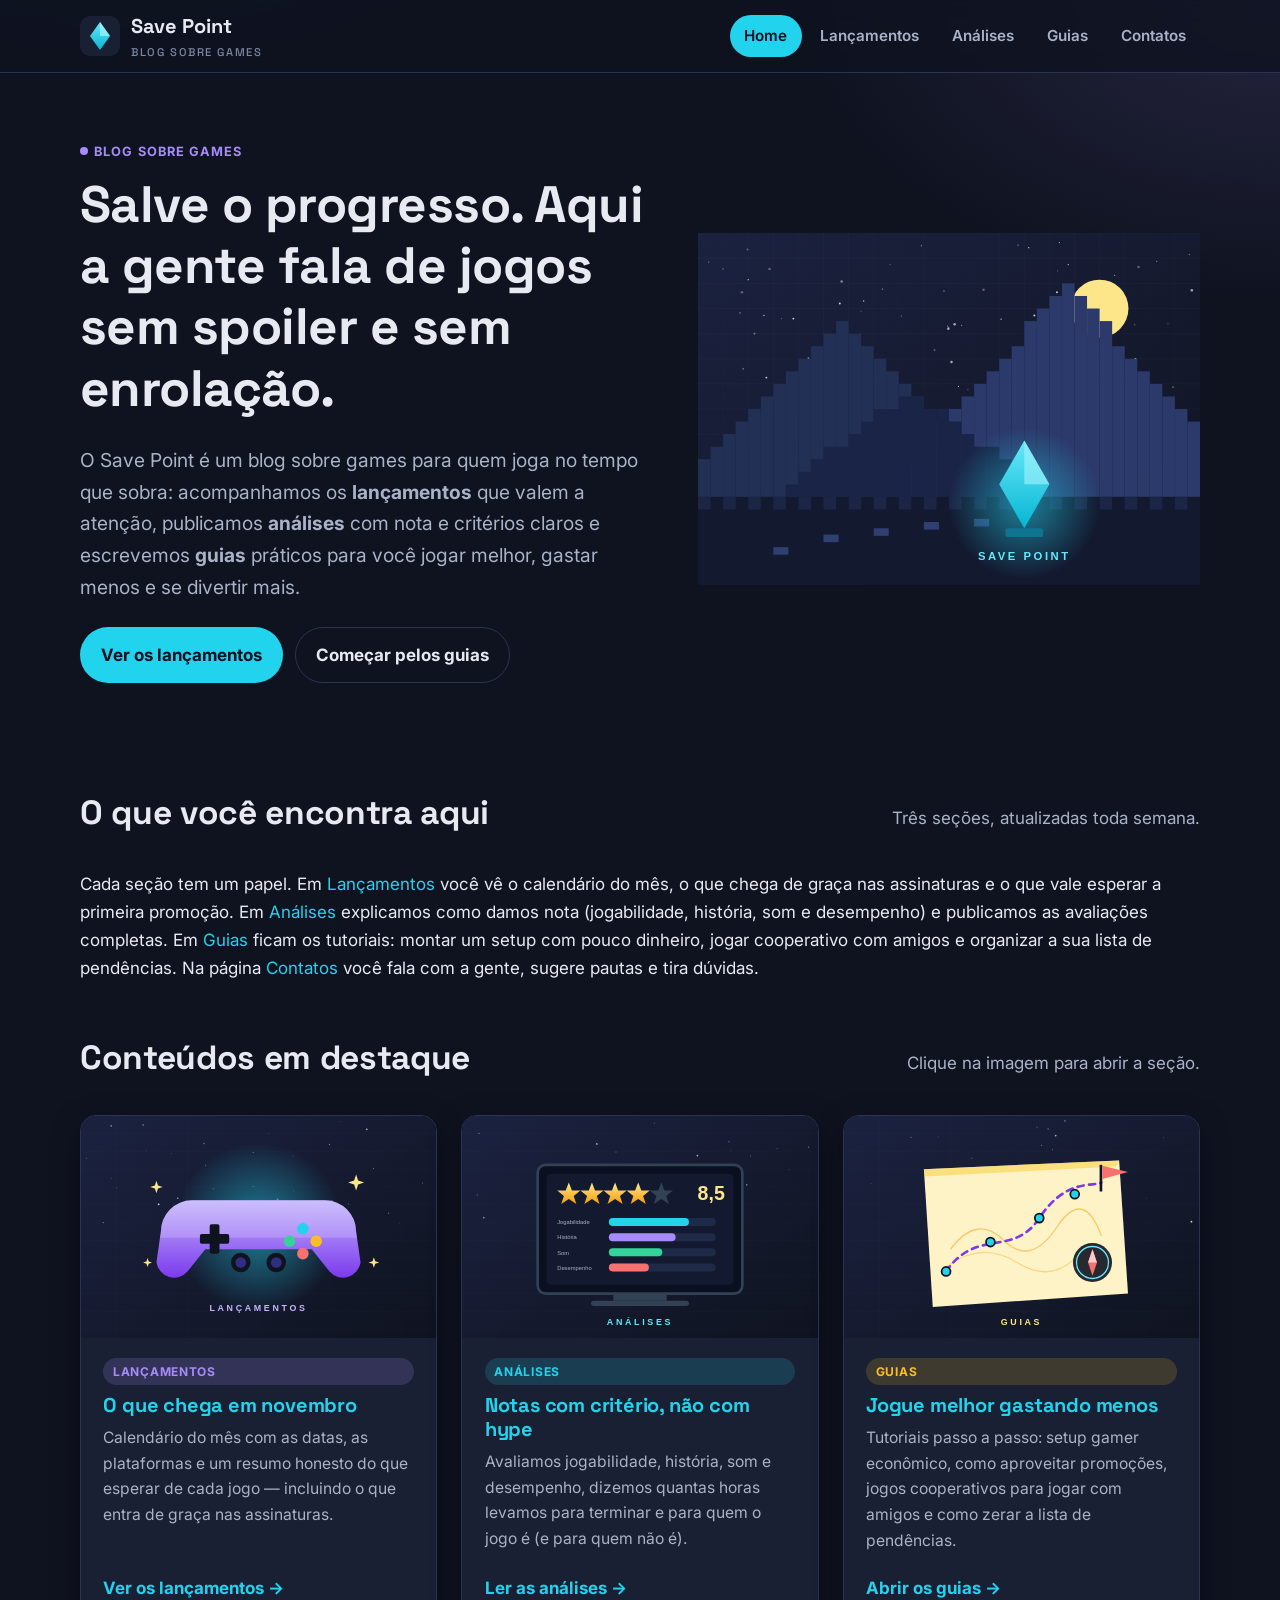
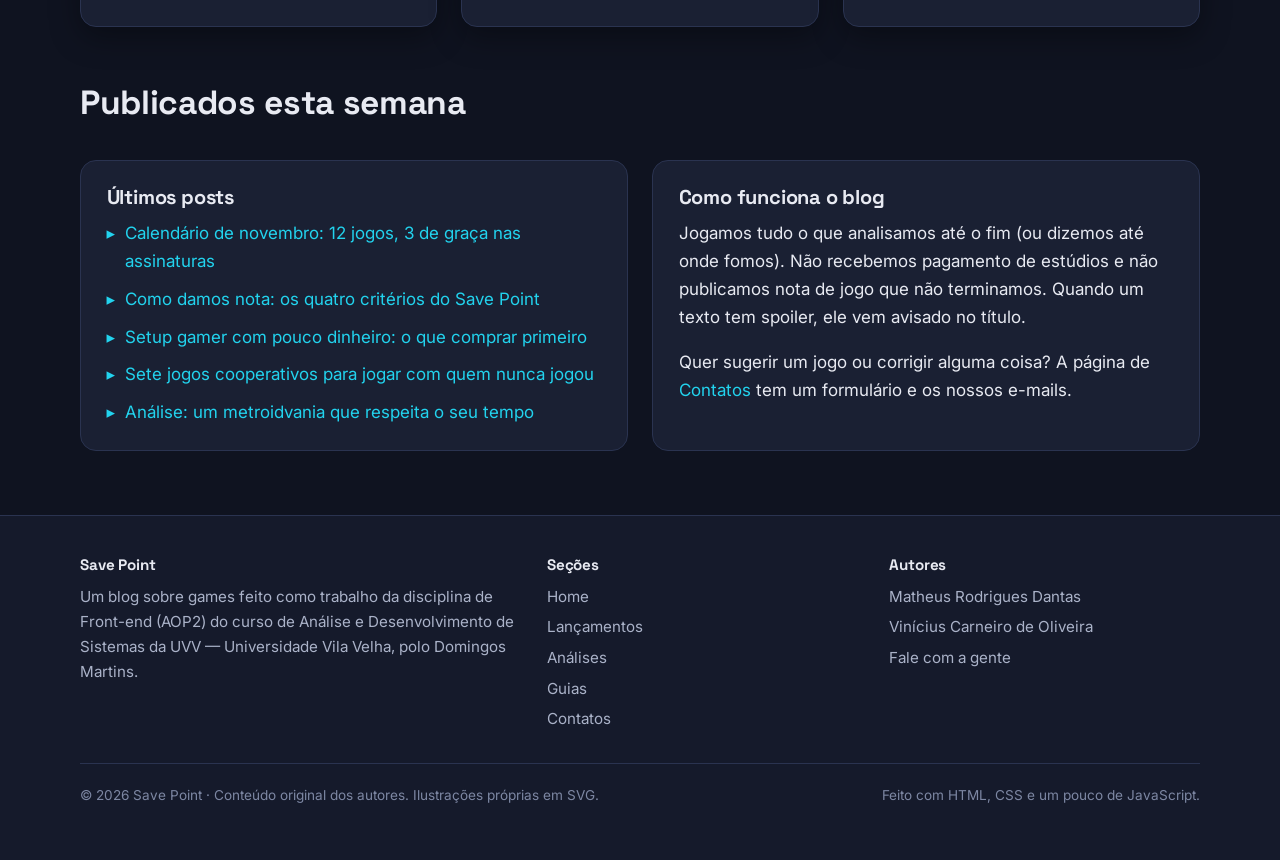
<file: index.html>
<!DOCTYPE html>
<!-- Feito por Teteu 🤓 e Vinícius — AOP2 Front-end · UVV · Análise e Desenvolvimento de Sistemas -->
<html lang="pt-BR">
<head>
  <meta charset="UTF-8">
  <meta name="viewport" content="width=device-width, initial-scale=1.0">
  <meta name="description" content="Save Point é um blog sobre games: lançamentos, análises com critério e guias práticos para jogar melhor gastando menos.">
  <meta name="author" content="Matheus Rodrigues Dantas e Vinícius Carneiro de Oliveira">
  <title>Home · Save Point</title>
  <link rel="icon" href="img/favicon.svg" type="image/svg+xml">
  <link rel="preconnect" href="https://fonts.googleapis.com">
  <link rel="preconnect" href="https://fonts.gstatic.com" crossorigin>
  <link href="https://fonts.googleapis.com/css2?family=Inter:wght@400;600;700&family=Space+Grotesk:wght@500;700&display=swap" rel="stylesheet">
  <link rel="stylesheet" href="css/style.css">
</head>
<body>
  <header class="site-header">
    <div class="container">
      <a class="marca" href="index.html">
        <svg viewBox="0 0 40 40" aria-hidden="true" focusable="false"><defs><linearGradient id="lg" x1="0" y1="0" x2="0" y2="1"><stop offset="0" stop-color="#67e8f9"/><stop offset="1" stop-color="#06b6d4"/></linearGradient></defs><rect width="40" height="40" rx="10" fill="#1a2033"/><polygon points="20,6 30,20 20,34 10,20" fill="url(#lg)"/><polygon points="20,6 30,20 20,20" fill="#a5f3fc" opacity=".7"/></svg>
        <span>Save Point<small>blog sobre games</small></span>
      </a>
      <button class="menu-botao" type="button" aria-expanded="false" aria-controls="menu">☰ Menu</button>
      <nav class="nav-principal" id="menu" aria-label="Navegação principal">
        <ul>
          <li><a href="index.html" aria-current="page">Home</a></li>
          <li><a href="lancamentos.html">Lançamentos</a></li>
          <li><a href="analises.html">Análises</a></li>
          <li><a href="guias.html">Guias</a></li>
          <li><a href="contatos.html">Contatos</a></li>
        </ul>
      </nav>
    </div>
  </header>

  <main class="container">

    <section class="hero" aria-labelledby="titulo-home">
      <div>
        <p class="selo">Blog sobre games</p>
        <h1 id="titulo-home">Salve o progresso. Aqui a gente fala de jogos sem spoiler e sem enrolação.</h1>
        <p class="chamada">O Save Point é um blog sobre games para quem joga no tempo que sobra: acompanhamos os <strong>lançamentos</strong> que valem a atenção, publicamos <strong>análises</strong> com nota e critérios claros e escrevemos <strong>guias</strong> práticos para você jogar melhor, gastar menos e se divertir mais.</p>
        <div class="acoes">
          <a class="botao" href="lancamentos.html">Ver os lançamentos</a>
          <a class="botao secundario" href="guias.html">Começar pelos guias</a>
        </div>
      </div>
      <div class="ilustracao">
        <img src="img/hero.svg" alt="Ilustração em pixel art de uma paisagem noturna com um cristal de save point brilhando" width="800" height="560">
      </div>
    </section>

    <section aria-labelledby="titulo-sobre">
      <div class="secao-cabecalho">
        <h2 id="titulo-sobre">O que você encontra aqui</h2>
        <p>Três seções, atualizadas toda semana.</p>
      </div>
      <p>Cada seção tem um papel. Em <a href="lancamentos.html">Lançamentos</a> você vê o calendário do mês, o que chega de graça nas assinaturas e o que vale esperar a primeira promoção. Em <a href="analises.html">Análises</a> explicamos como damos nota (jogabilidade, história, som e desempenho) e publicamos as avaliações completas. Em <a href="guias.html">Guias</a> ficam os tutoriais: montar um setup com pouco dinheiro, jogar cooperativo com amigos e organizar a sua lista de pendências. Na página <a href="contatos.html">Contatos</a> você fala com a gente, sugere pautas e tira dúvidas.</p>
    </section>

    <section aria-labelledby="titulo-destaques">
      <div class="secao-cabecalho">
        <h2 id="titulo-destaques">Conteúdos em destaque</h2>
        <p>Clique na imagem para abrir a seção.</p>
      </div>
      <div class="destaques">
        <article class="cartao">
          <a class="capa" href="lancamentos.html" aria-label="Abrir a seção Lançamentos">
            <img src="img/capa-lancamentos.svg" alt="Controle de videogame roxo cercado de faíscas" width="800" height="500">
          </a>
          <div class="corpo">
            <span class="etiqueta">Lançamentos</span>
            <h3><a href="lancamentos.html">O que chega em novembro</a></h3>
            <p>Calendário do mês com as datas, as plataformas e um resumo honesto do que esperar de cada jogo — incluindo o que entra de graça nas assinaturas.</p>
            <a class="link-cartao" href="lancamentos.html">Ver os lançamentos →</a>
          </div>
        </article>
        <article class="cartao">
          <a class="capa" href="analises.html" aria-label="Abrir a seção Análises">
            <img src="img/capa-analises.svg" alt="Monitor mostrando uma nota 8,5 com estrelas e barras de avaliação" width="800" height="500">
          </a>
          <div class="corpo">
            <span class="etiqueta ciano">Análises</span>
            <h3><a href="analises.html">Notas com critério, não com hype</a></h3>
            <p>Avaliamos jogabilidade, história, som e desempenho, dizemos quantas horas levamos para terminar e para quem o jogo é (e para quem não é).</p>
            <a class="link-cartao" href="analises.html">Ler as análises →</a>
          </div>
        </article>
        <article class="cartao">
          <a class="capa" href="guias.html" aria-label="Abrir a seção Guias">
            <img src="img/capa-guias.svg" alt="Mapa de papel com um caminho tracejado até uma bandeira e uma bússola" width="800" height="500">
          </a>
          <div class="corpo">
            <span class="etiqueta ambar">Guias</span>
            <h3><a href="guias.html">Jogue melhor gastando menos</a></h3>
            <p>Tutoriais passo a passo: setup gamer econômico, como aproveitar promoções, jogos cooperativos para jogar com amigos e como zerar a lista de pendências.</p>
            <a class="link-cartao" href="guias.html">Abrir os guias →</a>
          </div>
        </article>
      </div>
    </section>

    <section aria-labelledby="titulo-recentes">
      <div class="secao-cabecalho">
        <h2 id="titulo-recentes">Publicados esta semana</h2>
      </div>
      <div class="grade-2">
        <div class="caixa">
          <h3>Últimos posts</h3>
          <ul class="lista-limpa">
            <li><a href="lancamentos.html#calendario">Calendário de novembro: 12 jogos, 3 de graça nas assinaturas</a></li>
            <li><a href="analises.html#criterios">Como damos nota: os quatro critérios do Save Point</a></li>
            <li><a href="guias.html#setup">Setup gamer com pouco dinheiro: o que comprar primeiro</a></li>
            <li><a href="guias.html#coop">Sete jogos cooperativos para jogar com quem nunca jogou</a></li>
            <li><a href="analises.html#backlog">Análise: um metroidvania que respeita o seu tempo</a></li>
          </ul>
        </div>
        <div class="caixa">
          <h3>Como funciona o blog</h3>
          <p>Jogamos tudo o que analisamos até o fim (ou dizemos até onde fomos). Não recebemos pagamento de estúdios e não publicamos nota de jogo que não terminamos. Quando um texto tem spoiler, ele vem avisado no título.</p>
          <p>Quer sugerir um jogo ou corrigir alguma coisa? A página de <a href="contatos.html">Contatos</a> tem um formulário e os nossos e-mails.</p>
        </div>
      </div>
    </section>

  </main>

  <footer class="site-footer">
    <div class="container">
      <div>
        <h4>Save Point</h4>
        <p>Um blog sobre games feito como trabalho da disciplina de Front-end (AOP2) do curso de Análise e Desenvolvimento de Sistemas da UVV — Universidade Vila Velha, polo Domingos Martins.</p>
      </div>
      <div>
        <h4>Seções</h4>
        <ul>
          <li><a href="index.html">Home</a></li>
          <li><a href="lancamentos.html">Lançamentos</a></li>
          <li><a href="analises.html">Análises</a></li>
          <li><a href="guias.html">Guias</a></li>
          <li><a href="contatos.html">Contatos</a></li>
        </ul>
      </div>
      <div>
        <h4>Autores</h4>
        <ul>
          <li>Matheus Rodrigues Dantas</li>
          <li>Vinícius Carneiro de Oliveira</li>
          <li><a href="contatos.html">Fale com a gente</a></li>
        </ul>
      </div>
      <p class="legal"><span>© 2026 Save Point · Conteúdo original dos autores. Ilustrações próprias em SVG.</span><span>Feito com HTML, CSS e um pouco de JavaScript.</span></p>
    </div>
  </footer>

  <script src="js/main.js"></script>
</body>
</html>
</file>
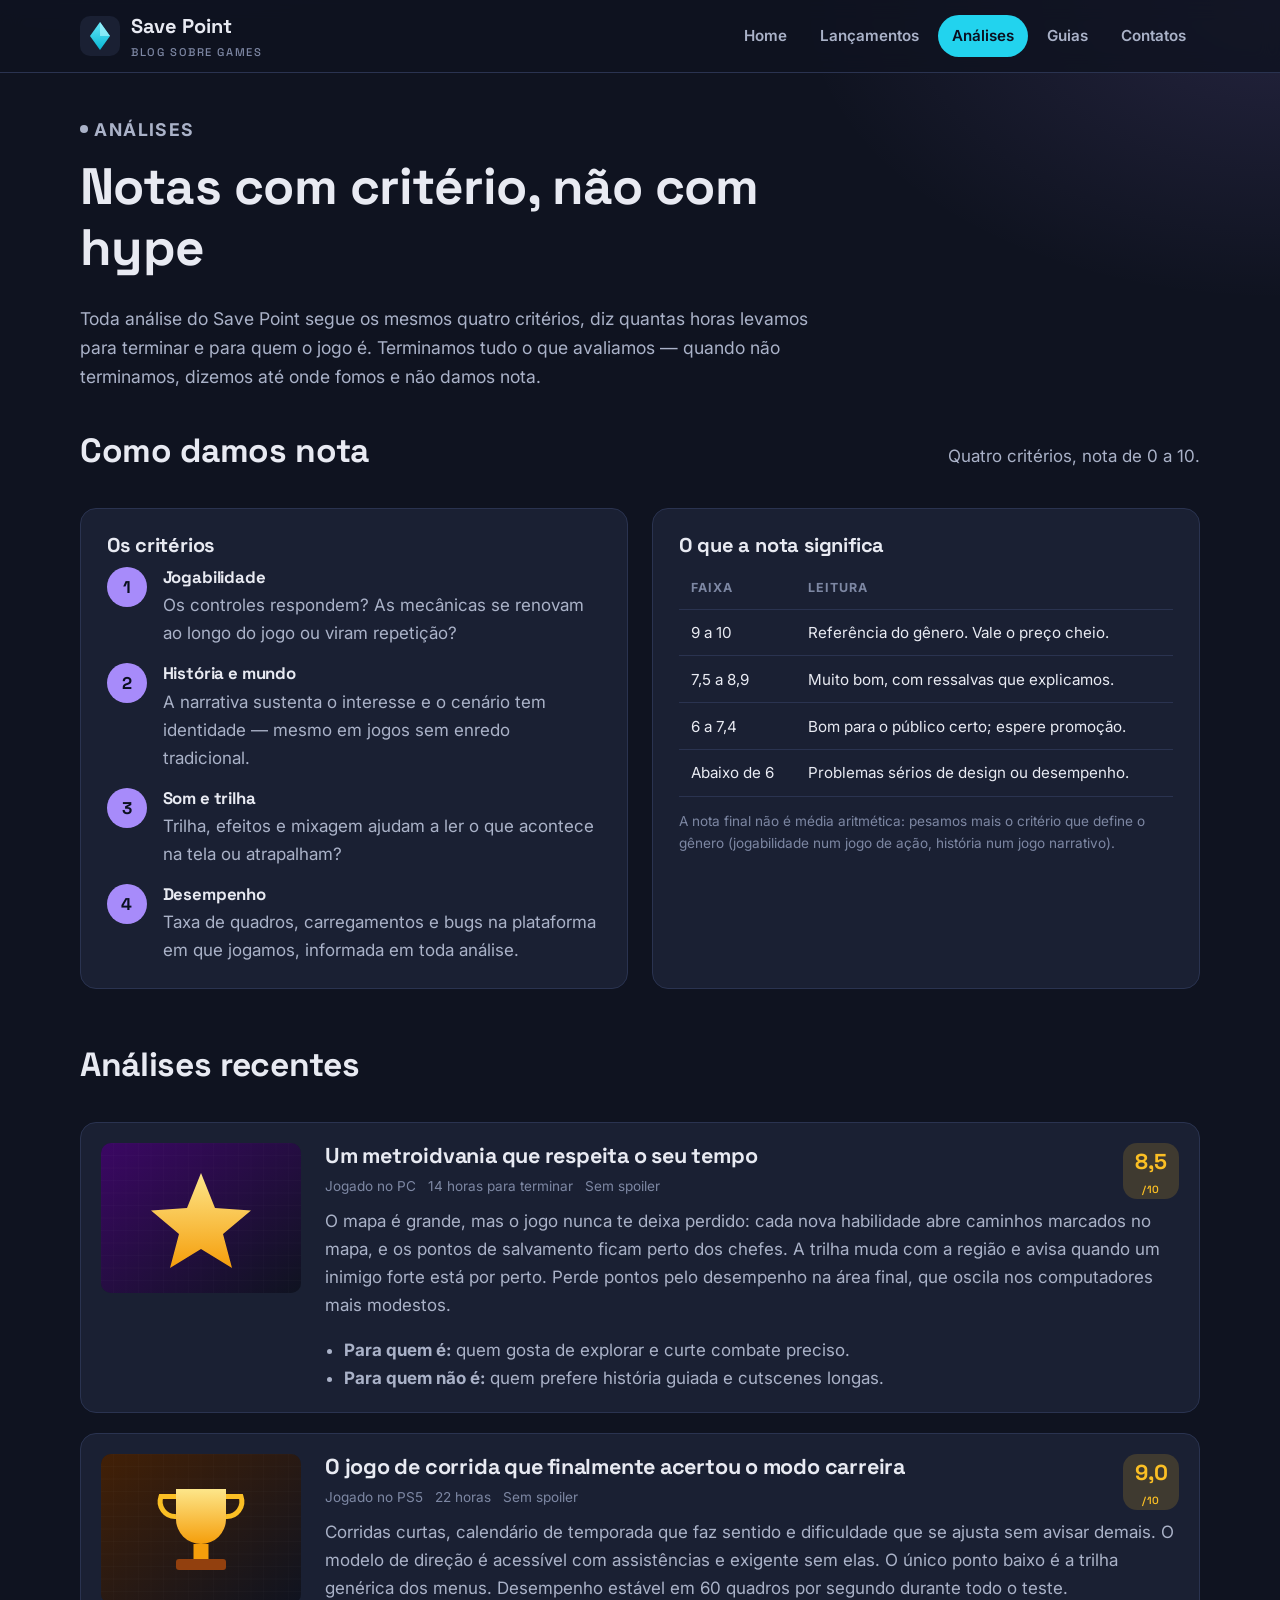
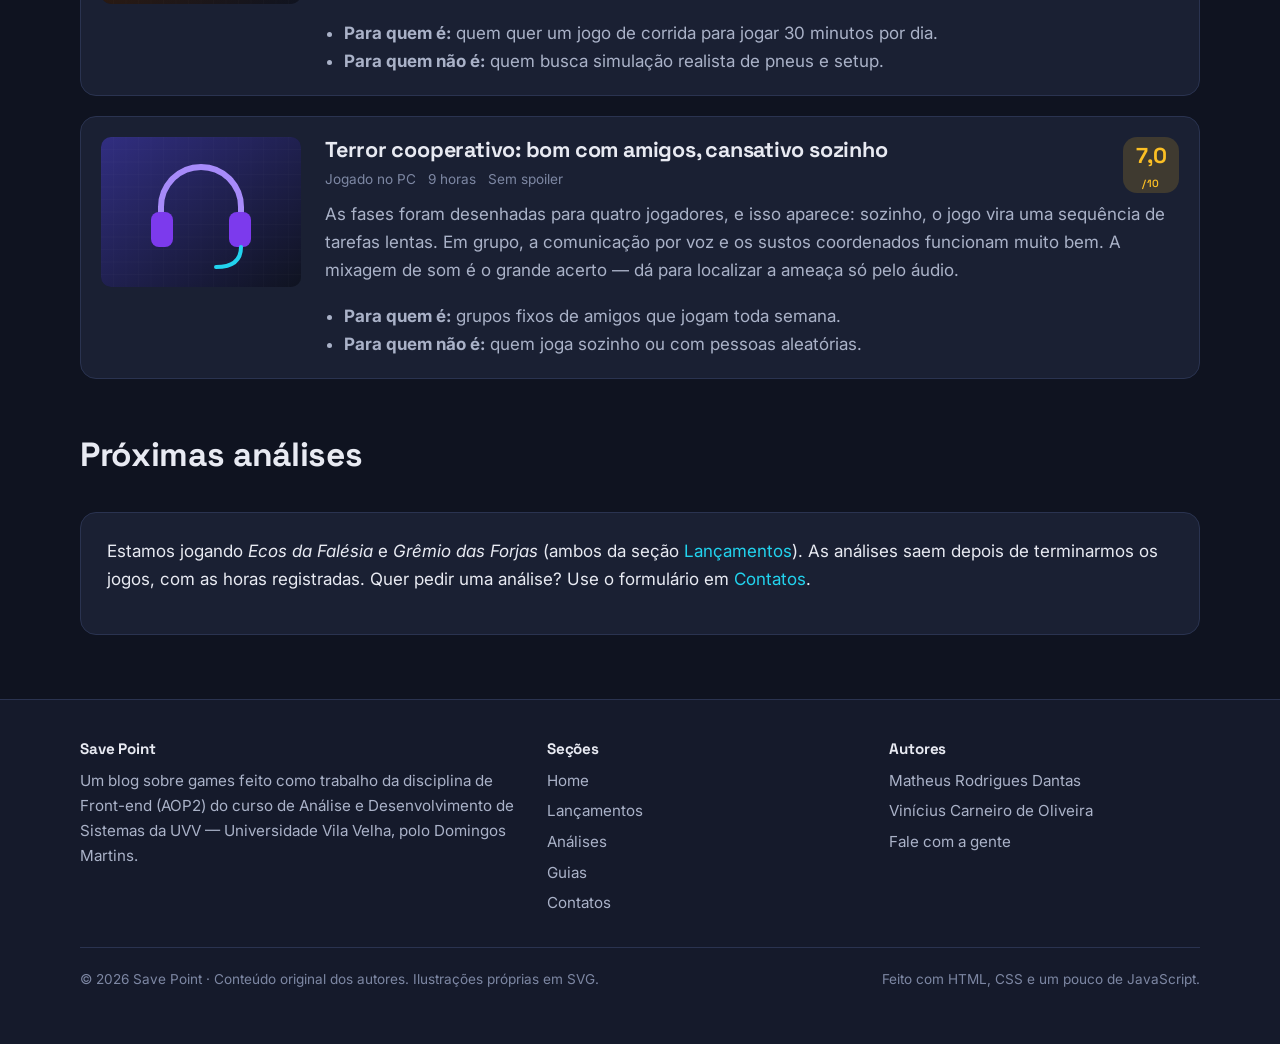
<file: analises.html>
<!DOCTYPE html>
<!-- Feito por Teteu 🤓 e Vinícius — AOP2 Front-end · UVV · Análise e Desenvolvimento de Sistemas -->
<html lang="pt-BR">
<head>
  <meta charset="UTF-8">
  <meta name="viewport" content="width=device-width, initial-scale=1.0">
  <meta name="description" content="Análises de games com nota, critérios claros, horas para terminar e para quem o jogo é.">
  <meta name="author" content="Matheus Rodrigues Dantas e Vinícius Carneiro de Oliveira">
  <title>Análises · Save Point</title>
  <link rel="icon" href="img/favicon.svg" type="image/svg+xml">
  <link rel="preconnect" href="https://fonts.googleapis.com">
  <link rel="preconnect" href="https://fonts.gstatic.com" crossorigin>
  <link href="https://fonts.googleapis.com/css2?family=Inter:wght@400;600;700&family=Space+Grotesk:wght@500;700&display=swap" rel="stylesheet">
  <link rel="stylesheet" href="css/style.css">
</head>
<body>
  <header class="site-header">
    <div class="container">
      <a class="marca" href="index.html">
        <svg viewBox="0 0 40 40" aria-hidden="true" focusable="false"><defs><linearGradient id="lg" x1="0" y1="0" x2="0" y2="1"><stop offset="0" stop-color="#67e8f9"/><stop offset="1" stop-color="#06b6d4"/></linearGradient></defs><rect width="40" height="40" rx="10" fill="#1a2033"/><polygon points="20,6 30,20 20,34 10,20" fill="url(#lg)"/><polygon points="20,6 30,20 20,20" fill="#a5f3fc" opacity=".7"/></svg>
        <span>Save Point<small>blog sobre games</small></span>
      </a>
      <button class="menu-botao" type="button" aria-expanded="false" aria-controls="menu">☰ Menu</button>
      <nav class="nav-principal" id="menu" aria-label="Navegação principal">
        <ul>
          <li><a href="index.html">Home</a></li>
          <li><a href="lancamentos.html">Lançamentos</a></li>
          <li><a href="analises.html" aria-current="page">Análises</a></li>
          <li><a href="guias.html">Guias</a></li>
          <li><a href="contatos.html">Contatos</a></li>
        </ul>
      </nav>
    </div>
  </header>

  <main class="container">

    <div class="pagina-topo">
      <p class="selo">Análises</p>
      <h1>Notas com critério, não com hype</h1>
      <p>Toda análise do Save Point segue os mesmos quatro critérios, diz quantas horas levamos para terminar e para quem o jogo é. Terminamos tudo o que avaliamos — quando não terminamos, dizemos até onde fomos e não damos nota.</p>
    </div>

    <section id="criterios" aria-labelledby="titulo-criterios">
      <div class="secao-cabecalho">
        <h2 id="titulo-criterios">Como damos nota</h2>
        <p>Quatro critérios, nota de 0 a 10.</p>
      </div>
      <div class="grade-2">
        <div class="caixa">
          <h3>Os critérios</h3>
          <ol class="passos">
            <li><div><h4>Jogabilidade</h4><p>Os controles respondem? As mecânicas se renovam ao longo do jogo ou viram repetição?</p></div></li>
            <li><div><h4>História e mundo</h4><p>A narrativa sustenta o interesse e o cenário tem identidade — mesmo em jogos sem enredo tradicional.</p></div></li>
            <li><div><h4>Som e trilha</h4><p>Trilha, efeitos e mixagem ajudam a ler o que acontece na tela ou atrapalham?</p></div></li>
            <li><div><h4>Desempenho</h4><p>Taxa de quadros, carregamentos e bugs na plataforma em que jogamos, informada em toda análise.</p></div></li>
          </ol>
        </div>
        <div class="caixa">
          <h3>O que a nota significa</h3>
          <table>
            <thead><tr><th>Faixa</th><th>Leitura</th></tr></thead>
            <tbody>
              <tr><td>9 a 10</td><td>Referência do gênero. Vale o preço cheio.</td></tr>
              <tr><td>7,5 a 8,9</td><td>Muito bom, com ressalvas que explicamos.</td></tr>
              <tr><td>6 a 7,4</td><td>Bom para o público certo; espere promoção.</td></tr>
              <tr><td>Abaixo de 6</td><td>Problemas sérios de design ou desempenho.</td></tr>
            </tbody>
          </table>
          <p class="ajuda" style="margin-top:.8rem">A nota final não é média aritmética: pesamos mais o critério que define o gênero (jogabilidade num jogo de ação, história num jogo narrativo).</p>
        </div>
      </div>
    </section>

    <section id="backlog" aria-labelledby="titulo-analises-recentes">
      <div class="secao-cabecalho">
        <h2 id="titulo-analises-recentes">Análises recentes</h2>
      </div>
      <div class="posts">
        <article class="post">
          <div class="miniatura"><img src="img/mini-estrela.svg" alt="Estrela de avaliação" width="400" height="300"></div>
          <div>
            <div class="post-cabecalho">
              <div>
                <h3>Um metroidvania que respeita o seu tempo</h3>
                <p class="meta"><span>Jogado no PC</span><span>14 horas para terminar</span><span>Sem spoiler</span></p>
              </div>
              <span class="nota">8,5<small>/10</small></span>
            </div>
            <p>O mapa é grande, mas o jogo nunca te deixa perdido: cada nova habilidade abre caminhos marcados no mapa, e os pontos de salvamento ficam perto dos chefes. A trilha muda com a região e avisa quando um inimigo forte está por perto. Perde pontos pelo desempenho na área final, que oscila nos computadores mais modestos.</p>
            <ul>
              <li><strong>Para quem é:</strong> quem gosta de explorar e curte combate preciso.</li>
              <li><strong>Para quem não é:</strong> quem prefere história guiada e cutscenes longas.</li>
            </ul>
          </div>
        </article>
        <article class="post">
          <div class="miniatura"><img src="img/mini-trofeu.svg" alt="Troféu dourado" width="400" height="300"></div>
          <div>
            <div class="post-cabecalho">
              <div>
                <h3>O jogo de corrida que finalmente acertou o modo carreira</h3>
                <p class="meta"><span>Jogado no PS5</span><span>22 horas</span><span>Sem spoiler</span></p>
              </div>
              <span class="nota">9,0<small>/10</small></span>
            </div>
            <p>Corridas curtas, calendário de temporada que faz sentido e dificuldade que se ajusta sem avisar demais. O modelo de direção é acessível com assistências e exigente sem elas. O único ponto baixo é a trilha genérica dos menus. Desempenho estável em 60 quadros por segundo durante todo o teste.</p>
            <ul>
              <li><strong>Para quem é:</strong> quem quer um jogo de corrida para jogar 30 minutos por dia.</li>
              <li><strong>Para quem não é:</strong> quem busca simulação realista de pneus e setup.</li>
            </ul>
          </div>
        </article>
        <article class="post">
          <div class="miniatura"><img src="img/mini-headset.svg" alt="Headset de jogos" width="400" height="300"></div>
          <div>
            <div class="post-cabecalho">
              <div>
                <h3>Terror cooperativo: bom com amigos, cansativo sozinho</h3>
                <p class="meta"><span>Jogado no PC</span><span>9 horas</span><span>Sem spoiler</span></p>
              </div>
              <span class="nota">7,0<small>/10</small></span>
            </div>
            <p>As fases foram desenhadas para quatro jogadores, e isso aparece: sozinho, o jogo vira uma sequência de tarefas lentas. Em grupo, a comunicação por voz e os sustos coordenados funcionam muito bem. A mixagem de som é o grande acerto — dá para localizar a ameaça só pelo áudio.</p>
            <ul>
              <li><strong>Para quem é:</strong> grupos fixos de amigos que jogam toda semana.</li>
              <li><strong>Para quem não é:</strong> quem joga sozinho ou com pessoas aleatórias.</li>
            </ul>
          </div>
        </article>
      </div>
    </section>

    <section aria-labelledby="titulo-pedidos">
      <div class="secao-cabecalho">
        <h2 id="titulo-pedidos">Próximas análises</h2>
      </div>
      <div class="caixa">
        <p>Estamos jogando <em>Ecos da Falésia</em> e <em>Grêmio das Forjas</em> (ambos da seção <a href="lancamentos.html">Lançamentos</a>). As análises saem depois de terminarmos os jogos, com as horas registradas. Quer pedir uma análise? Use o formulário em <a href="contatos.html">Contatos</a>.</p>
      </div>
    </section>

  </main>

  <footer class="site-footer">
    <div class="container">
      <div>
        <h4>Save Point</h4>
        <p>Um blog sobre games feito como trabalho da disciplina de Front-end (AOP2) do curso de Análise e Desenvolvimento de Sistemas da UVV — Universidade Vila Velha, polo Domingos Martins.</p>
      </div>
      <div>
        <h4>Seções</h4>
        <ul>
          <li><a href="index.html">Home</a></li>
          <li><a href="lancamentos.html">Lançamentos</a></li>
          <li><a href="analises.html">Análises</a></li>
          <li><a href="guias.html">Guias</a></li>
          <li><a href="contatos.html">Contatos</a></li>
        </ul>
      </div>
      <div>
        <h4>Autores</h4>
        <ul>
          <li>Matheus Rodrigues Dantas</li>
          <li>Vinícius Carneiro de Oliveira</li>
          <li><a href="contatos.html">Fale com a gente</a></li>
        </ul>
      </div>
      <p class="legal"><span>© 2026 Save Point · Conteúdo original dos autores. Ilustrações próprias em SVG.</span><span>Feito com HTML, CSS e um pouco de JavaScript.</span></p>
    </div>
  </footer>

  <script src="js/main.js"></script>
</body>
</html>
</file>
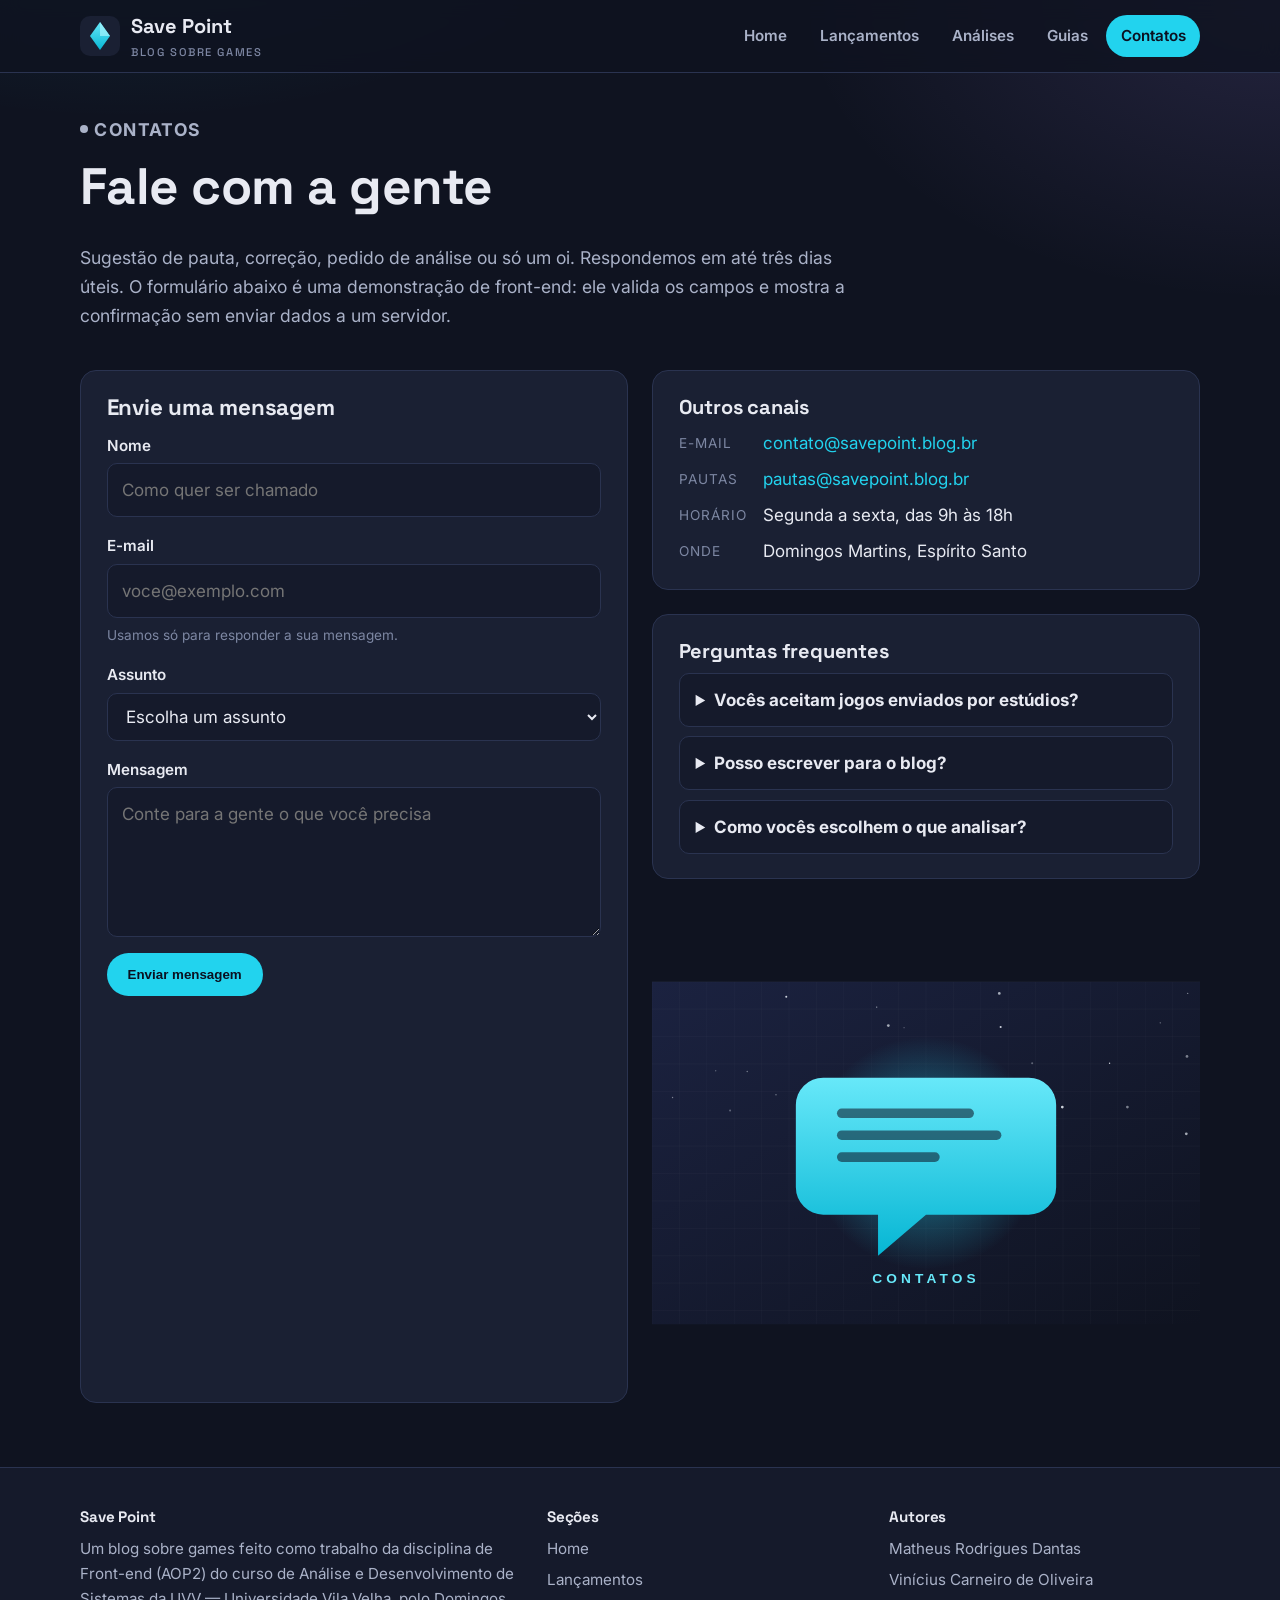
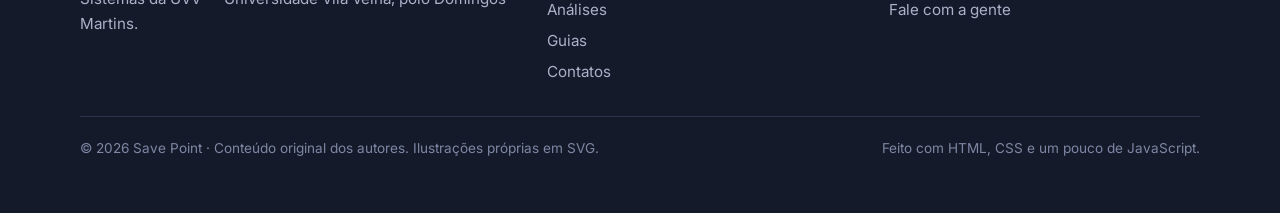
<file: contatos.html>
<!DOCTYPE html>
<!-- Feito por Teteu 🤓 e Vinícius — AOP2 Front-end · UVV · Análise e Desenvolvimento de Sistemas -->
<html lang="pt-BR">
<head>
  <meta charset="UTF-8">
  <meta name="viewport" content="width=device-width, initial-scale=1.0">
  <meta name="description" content="Fale com o Save Point: formulário, e-mails e perguntas frequentes.">
  <meta name="author" content="Matheus Rodrigues Dantas e Vinícius Carneiro de Oliveira">
  <title>Contatos · Save Point</title>
  <link rel="icon" href="img/favicon.svg" type="image/svg+xml">
  <link rel="preconnect" href="https://fonts.googleapis.com">
  <link rel="preconnect" href="https://fonts.gstatic.com" crossorigin>
  <link href="https://fonts.googleapis.com/css2?family=Inter:wght@400;600;700&family=Space+Grotesk:wght@500;700&display=swap" rel="stylesheet">
  <link rel="stylesheet" href="css/style.css">
</head>
<body>
  <header class="site-header">
    <div class="container">
      <a class="marca" href="index.html">
        <svg viewBox="0 0 40 40" aria-hidden="true" focusable="false"><defs><linearGradient id="lg" x1="0" y1="0" x2="0" y2="1"><stop offset="0" stop-color="#67e8f9"/><stop offset="1" stop-color="#06b6d4"/></linearGradient></defs><rect width="40" height="40" rx="10" fill="#1a2033"/><polygon points="20,6 30,20 20,34 10,20" fill="url(#lg)"/><polygon points="20,6 30,20 20,20" fill="#a5f3fc" opacity=".7"/></svg>
        <span>Save Point<small>blog sobre games</small></span>
      </a>
      <button class="menu-botao" type="button" aria-expanded="false" aria-controls="menu">☰ Menu</button>
      <nav class="nav-principal" id="menu" aria-label="Navegação principal">
        <ul>
          <li><a href="index.html">Home</a></li>
          <li><a href="lancamentos.html">Lançamentos</a></li>
          <li><a href="analises.html">Análises</a></li>
          <li><a href="guias.html">Guias</a></li>
          <li><a href="contatos.html" aria-current="page">Contatos</a></li>
        </ul>
      </nav>
    </div>
  </header>

  <main class="container">

    <div class="pagina-topo">
      <p class="selo">Contatos</p>
      <h1>Fale com a gente</h1>
      <p>Sugestão de pauta, correção, pedido de análise ou só um oi. Respondemos em até três dias úteis. O formulário abaixo é uma demonstração de front-end: ele valida os campos e mostra a confirmação sem enviar dados a um servidor.</p>
    </div>

    <section aria-labelledby="titulo-form">
      <div class="grade-2">
        <div class="caixa">
          <h2 id="titulo-form" style="font-size:1.4rem">Envie uma mensagem</h2>
          <form id="form-contato" novalidate>
            <div class="campo">
              <label for="nome">Nome</label>
              <input type="text" id="nome" name="nome" placeholder="Como quer ser chamado" required minlength="2" autocomplete="name">
            </div>
            <div class="campo">
              <label for="email">E-mail</label>
              <input type="email" id="email" name="email" placeholder="voce@exemplo.com" required autocomplete="email">
              <span class="ajuda">Usamos só para responder a sua mensagem.</span>
            </div>
            <div class="campo">
              <label for="assunto">Assunto</label>
              <select id="assunto" name="assunto" required>
                <option value="">Escolha um assunto</option>
                <option value="pauta">Sugerir uma pauta</option>
                <option value="analise">Pedir uma análise</option>
                <option value="correcao">Apontar uma correção</option>
                <option value="outro">Outro assunto</option>
              </select>
            </div>
            <div class="campo">
              <label for="mensagem">Mensagem</label>
              <textarea id="mensagem" name="mensagem" placeholder="Conte para a gente o que você precisa" required minlength="10"></textarea>
            </div>
            <button class="botao" type="submit">Enviar mensagem</button>
            <p class="mensagem-form" id="mensagem-form" role="status" aria-live="polite"></p>
          </form>
        </div>
        <div>
          <div class="caixa contato-info">
            <h3>Outros canais</h3>
            <dl>
              <dt>E-mail</dt><dd><a href="mailto:contato@savepoint.blog.br">contato@savepoint.blog.br</a></dd>
              <dt>Pautas</dt><dd><a href="mailto:pautas@savepoint.blog.br">pautas@savepoint.blog.br</a></dd>
              <dt>Horário</dt><dd>Segunda a sexta, das 9h às 18h</dd>
              <dt>Onde</dt><dd>Domingos Martins, Espírito Santo</dd>
            </dl>
          </div>
          <div class="caixa" style="margin-top:1.5rem">
            <h3>Perguntas frequentes</h3>
            <details>
              <summary>Vocês aceitam jogos enviados por estúdios?</summary>
              <p>Aceitamos cópias para análise, mas a nota não muda por isso e sempre informamos quando a cópia foi cedida.</p>
            </details>
            <details>
              <summary>Posso escrever para o blog?</summary>
              <p>Pode. Mande uma pauta pelo formulário com o assunto "Sugerir uma pauta" e um parágrafo de exemplo do seu texto.</p>
            </details>
            <details>
              <summary>Como vocês escolhem o que analisar?</summary>
              <p>Pelo interesse dos leitores (os pedidos que chegam aqui) e pelo que conseguimos terminar dentro do mês.</p>
            </details>
          </div>
          <div class="miniatura" style="margin-top:1.5rem;border-radius:16px;overflow:hidden">
            <img src="img/capa-contatos.svg" alt="Balão de conversa ciano com linhas de texto" width="800" height="500">
          </div>
        </div>
      </div>
    </section>

  </main>

  <footer class="site-footer">
    <div class="container">
      <div>
        <h4>Save Point</h4>
        <p>Um blog sobre games feito como trabalho da disciplina de Front-end (AOP2) do curso de Análise e Desenvolvimento de Sistemas da UVV — Universidade Vila Velha, polo Domingos Martins.</p>
      </div>
      <div>
        <h4>Seções</h4>
        <ul>
          <li><a href="index.html">Home</a></li>
          <li><a href="lancamentos.html">Lançamentos</a></li>
          <li><a href="analises.html">Análises</a></li>
          <li><a href="guias.html">Guias</a></li>
          <li><a href="contatos.html">Contatos</a></li>
        </ul>
      </div>
      <div>
        <h4>Autores</h4>
        <ul>
          <li>Matheus Rodrigues Dantas</li>
          <li>Vinícius Carneiro de Oliveira</li>
          <li><a href="contatos.html">Fale com a gente</a></li>
        </ul>
      </div>
      <p class="legal"><span>© 2026 Save Point · Conteúdo original dos autores. Ilustrações próprias em SVG.</span><span>Feito com HTML, CSS e um pouco de JavaScript.</span></p>
    </div>
  </footer>

  <script src="js/main.js"></script>
</body>
</html>
</file>
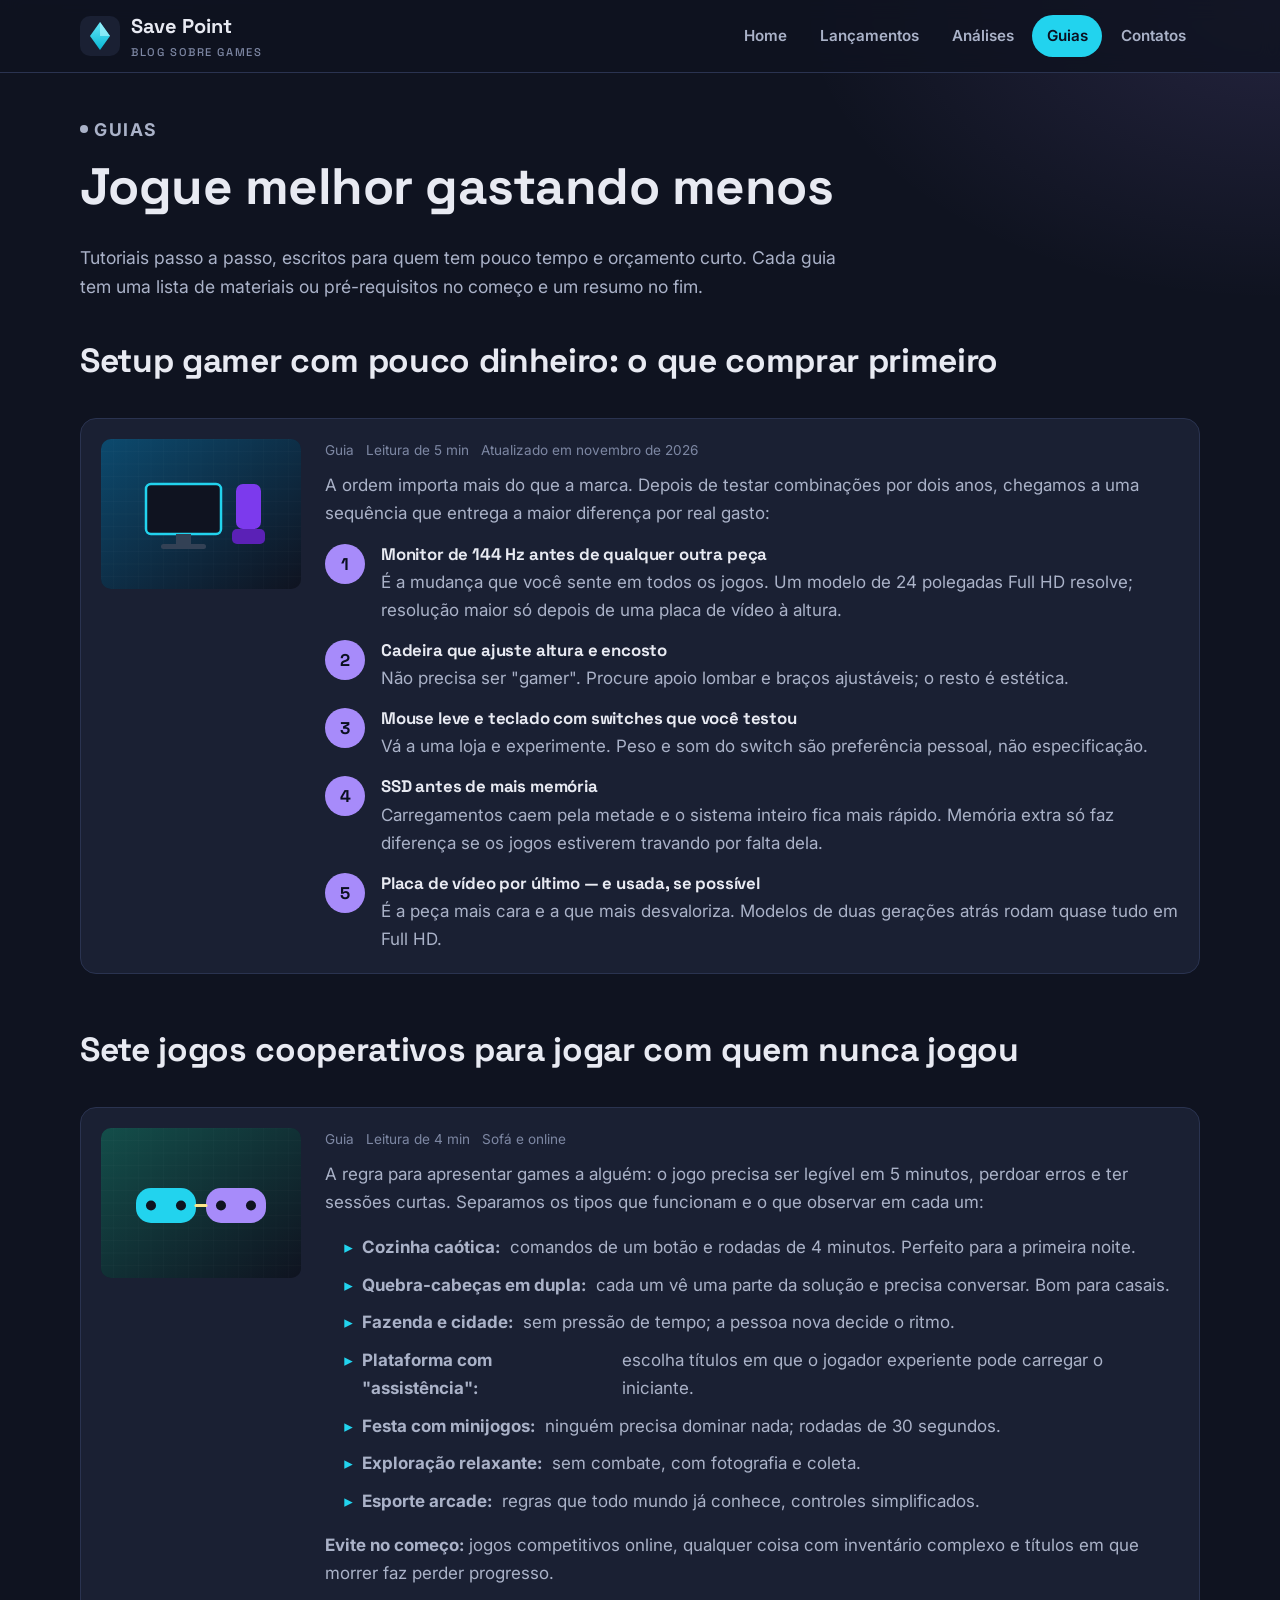
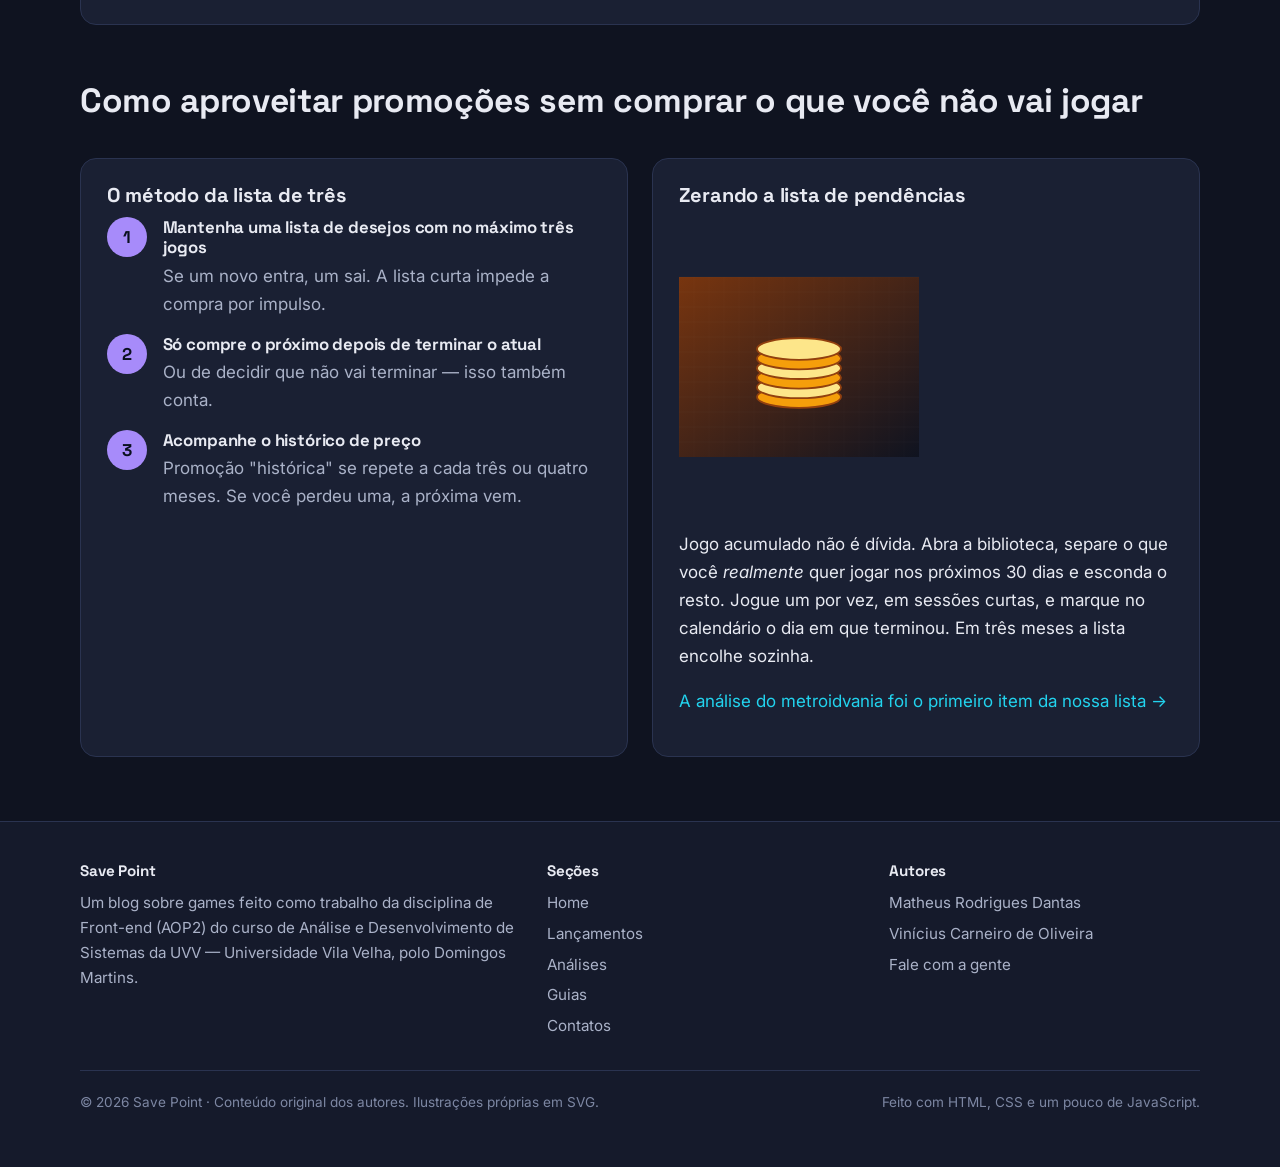
<file: guias.html>
<!DOCTYPE html>
<!-- Feito por Teteu 🤓 e Vinícius — AOP2 Front-end · UVV · Análise e Desenvolvimento de Sistemas -->
<html lang="pt-BR">
<head>
  <meta charset="UTF-8">
  <meta name="viewport" content="width=device-width, initial-scale=1.0">
  <meta name="description" content="Guias práticos de games: setup gamer econômico, jogos cooperativos, promoções e lista de pendências.">
  <meta name="author" content="Matheus Rodrigues Dantas e Vinícius Carneiro de Oliveira">
  <title>Guias · Save Point</title>
  <link rel="icon" href="img/favicon.svg" type="image/svg+xml">
  <link rel="preconnect" href="https://fonts.googleapis.com">
  <link rel="preconnect" href="https://fonts.gstatic.com" crossorigin>
  <link href="https://fonts.googleapis.com/css2?family=Inter:wght@400;600;700&family=Space+Grotesk:wght@500;700&display=swap" rel="stylesheet">
  <link rel="stylesheet" href="css/style.css">
</head>
<body>
  <header class="site-header">
    <div class="container">
      <a class="marca" href="index.html">
        <svg viewBox="0 0 40 40" aria-hidden="true" focusable="false"><defs><linearGradient id="lg" x1="0" y1="0" x2="0" y2="1"><stop offset="0" stop-color="#67e8f9"/><stop offset="1" stop-color="#06b6d4"/></linearGradient></defs><rect width="40" height="40" rx="10" fill="#1a2033"/><polygon points="20,6 30,20 20,34 10,20" fill="url(#lg)"/><polygon points="20,6 30,20 20,20" fill="#a5f3fc" opacity=".7"/></svg>
        <span>Save Point<small>blog sobre games</small></span>
      </a>
      <button class="menu-botao" type="button" aria-expanded="false" aria-controls="menu">☰ Menu</button>
      <nav class="nav-principal" id="menu" aria-label="Navegação principal">
        <ul>
          <li><a href="index.html">Home</a></li>
          <li><a href="lancamentos.html">Lançamentos</a></li>
          <li><a href="analises.html">Análises</a></li>
          <li><a href="guias.html" aria-current="page">Guias</a></li>
          <li><a href="contatos.html">Contatos</a></li>
        </ul>
      </nav>
    </div>
  </header>

  <main class="container">

    <div class="pagina-topo">
      <p class="selo">Guias</p>
      <h1>Jogue melhor gastando menos</h1>
      <p>Tutoriais passo a passo, escritos para quem tem pouco tempo e orçamento curto. Cada guia tem uma lista de materiais ou pré-requisitos no começo e um resumo no fim.</p>
    </div>

    <section id="setup" aria-labelledby="titulo-setup">
      <div class="secao-cabecalho">
        <h2 id="titulo-setup">Setup gamer com pouco dinheiro: o que comprar primeiro</h2>
      </div>
      <div class="posts">
        <article class="post">
          <div class="miniatura"><img src="img/mini-cadeira.svg" alt="Setup com monitor e cadeira" width="400" height="300"></div>
          <div>
            <p class="meta"><span>Guia</span><span>Leitura de 5 min</span><span>Atualizado em novembro de 2026</span></p>
            <p>A ordem importa mais do que a marca. Depois de testar combinações por dois anos, chegamos a uma sequência que entrega a maior diferença por real gasto:</p>
            <ol class="passos">
              <li><div><h4>Monitor de 144 Hz antes de qualquer outra peça</h4><p>É a mudança que você sente em todos os jogos. Um modelo de 24 polegadas Full HD resolve; resolução maior só depois de uma placa de vídeo à altura.</p></div></li>
              <li><div><h4>Cadeira que ajuste altura e encosto</h4><p>Não precisa ser "gamer". Procure apoio lombar e braços ajustáveis; o resto é estética.</p></div></li>
              <li><div><h4>Mouse leve e teclado com switches que você testou</h4><p>Vá a uma loja e experimente. Peso e som do switch são preferência pessoal, não especificação.</p></div></li>
              <li><div><h4>SSD antes de mais memória</h4><p>Carregamentos caem pela metade e o sistema inteiro fica mais rápido. Memória extra só faz diferença se os jogos estiverem travando por falta dela.</p></div></li>
              <li><div><h4>Placa de vídeo por último — e usada, se possível</h4><p>É a peça mais cara e a que mais desvaloriza. Modelos de duas gerações atrás rodam quase tudo em Full HD.</p></div></li>
            </ol>
          </div>
        </article>
      </div>
    </section>

    <section id="coop" aria-labelledby="titulo-coop">
      <div class="secao-cabecalho">
        <h2 id="titulo-coop">Sete jogos cooperativos para jogar com quem nunca jogou</h2>
      </div>
      <div class="posts">
        <article class="post">
          <div class="miniatura"><img src="img/mini-coop.svg" alt="Dois controles lado a lado" width="400" height="300"></div>
          <div>
            <p class="meta"><span>Guia</span><span>Leitura de 4 min</span><span>Sofá e online</span></p>
            <p>A regra para apresentar games a alguém: o jogo precisa ser legível em 5 minutos, perdoar erros e ter sessões curtas. Separamos os tipos que funcionam e o que observar em cada um:</p>
            <ul class="lista-limpa">
              <li><strong>Cozinha caótica:</strong> comandos de um botão e rodadas de 4 minutos. Perfeito para a primeira noite.</li>
              <li><strong>Quebra-cabeças em dupla:</strong> cada um vê uma parte da solução e precisa conversar. Bom para casais.</li>
              <li><strong>Fazenda e cidade:</strong> sem pressão de tempo; a pessoa nova decide o ritmo.</li>
              <li><strong>Plataforma com "assistência":</strong> escolha títulos em que o jogador experiente pode carregar o iniciante.</li>
              <li><strong>Festa com minijogos:</strong> ninguém precisa dominar nada; rodadas de 30 segundos.</li>
              <li><strong>Exploração relaxante:</strong> sem combate, com fotografia e coleta.</li>
              <li><strong>Esporte arcade:</strong> regras que todo mundo já conhece, controles simplificados.</li>
            </ul>
            <p style="margin-top:1rem"><strong>Evite no começo:</strong> jogos competitivos online, qualquer coisa com inventário complexo e títulos em que morrer faz perder progresso.</p>
          </div>
        </article>
      </div>
    </section>

    <section id="promocoes" aria-labelledby="titulo-promocoes">
      <div class="secao-cabecalho">
        <h2 id="titulo-promocoes">Como aproveitar promoções sem comprar o que você não vai jogar</h2>
      </div>
      <div class="grade-2">
        <div class="caixa">
          <h3>O método da lista de três</h3>
          <ol class="passos">
            <li><div><h4>Mantenha uma lista de desejos com no máximo três jogos</h4><p>Se um novo entra, um sai. A lista curta impede a compra por impulso.</p></div></li>
            <li><div><h4>Só compre o próximo depois de terminar o atual</h4><p>Ou de decidir que não vai terminar — isso também conta.</p></div></li>
            <li><div><h4>Acompanhe o histórico de preço</h4><p>Promoção "histórica" se repete a cada três ou quatro meses. Se você perdeu uma, a próxima vem.</p></div></li>
          </ol>
        </div>
        <div class="caixa">
          <h3>Zerando a lista de pendências</h3>
          <div class="miniatura" style="max-width:240px;margin-bottom:.8rem"><img src="img/mini-moedas.svg" alt="Pilha de moedas" width="400" height="300" style="border-radius:10px"></div>
          <p>Jogo acumulado não é dívida. Abra a biblioteca, separe o que você <em>realmente</em> quer jogar nos próximos 30 dias e esconda o resto. Jogue um por vez, em sessões curtas, e marque no calendário o dia em que terminou. Em três meses a lista encolhe sozinha.</p>
          <p><a href="analises.html#backlog">A análise do metroidvania foi o primeiro item da nossa lista →</a></p>
        </div>
      </div>
    </section>

  </main>

  <footer class="site-footer">
    <div class="container">
      <div>
        <h4>Save Point</h4>
        <p>Um blog sobre games feito como trabalho da disciplina de Front-end (AOP2) do curso de Análise e Desenvolvimento de Sistemas da UVV — Universidade Vila Velha, polo Domingos Martins.</p>
      </div>
      <div>
        <h4>Seções</h4>
        <ul>
          <li><a href="index.html">Home</a></li>
          <li><a href="lancamentos.html">Lançamentos</a></li>
          <li><a href="analises.html">Análises</a></li>
          <li><a href="guias.html">Guias</a></li>
          <li><a href="contatos.html">Contatos</a></li>
        </ul>
      </div>
      <div>
        <h4>Autores</h4>
        <ul>
          <li>Matheus Rodrigues Dantas</li>
          <li>Vinícius Carneiro de Oliveira</li>
          <li><a href="contatos.html">Fale com a gente</a></li>
        </ul>
      </div>
      <p class="legal"><span>© 2026 Save Point · Conteúdo original dos autores. Ilustrações próprias em SVG.</span><span>Feito com HTML, CSS e um pouco de JavaScript.</span></p>
    </div>
  </footer>

  <script src="js/main.js"></script>
</body>
</html>
</file>
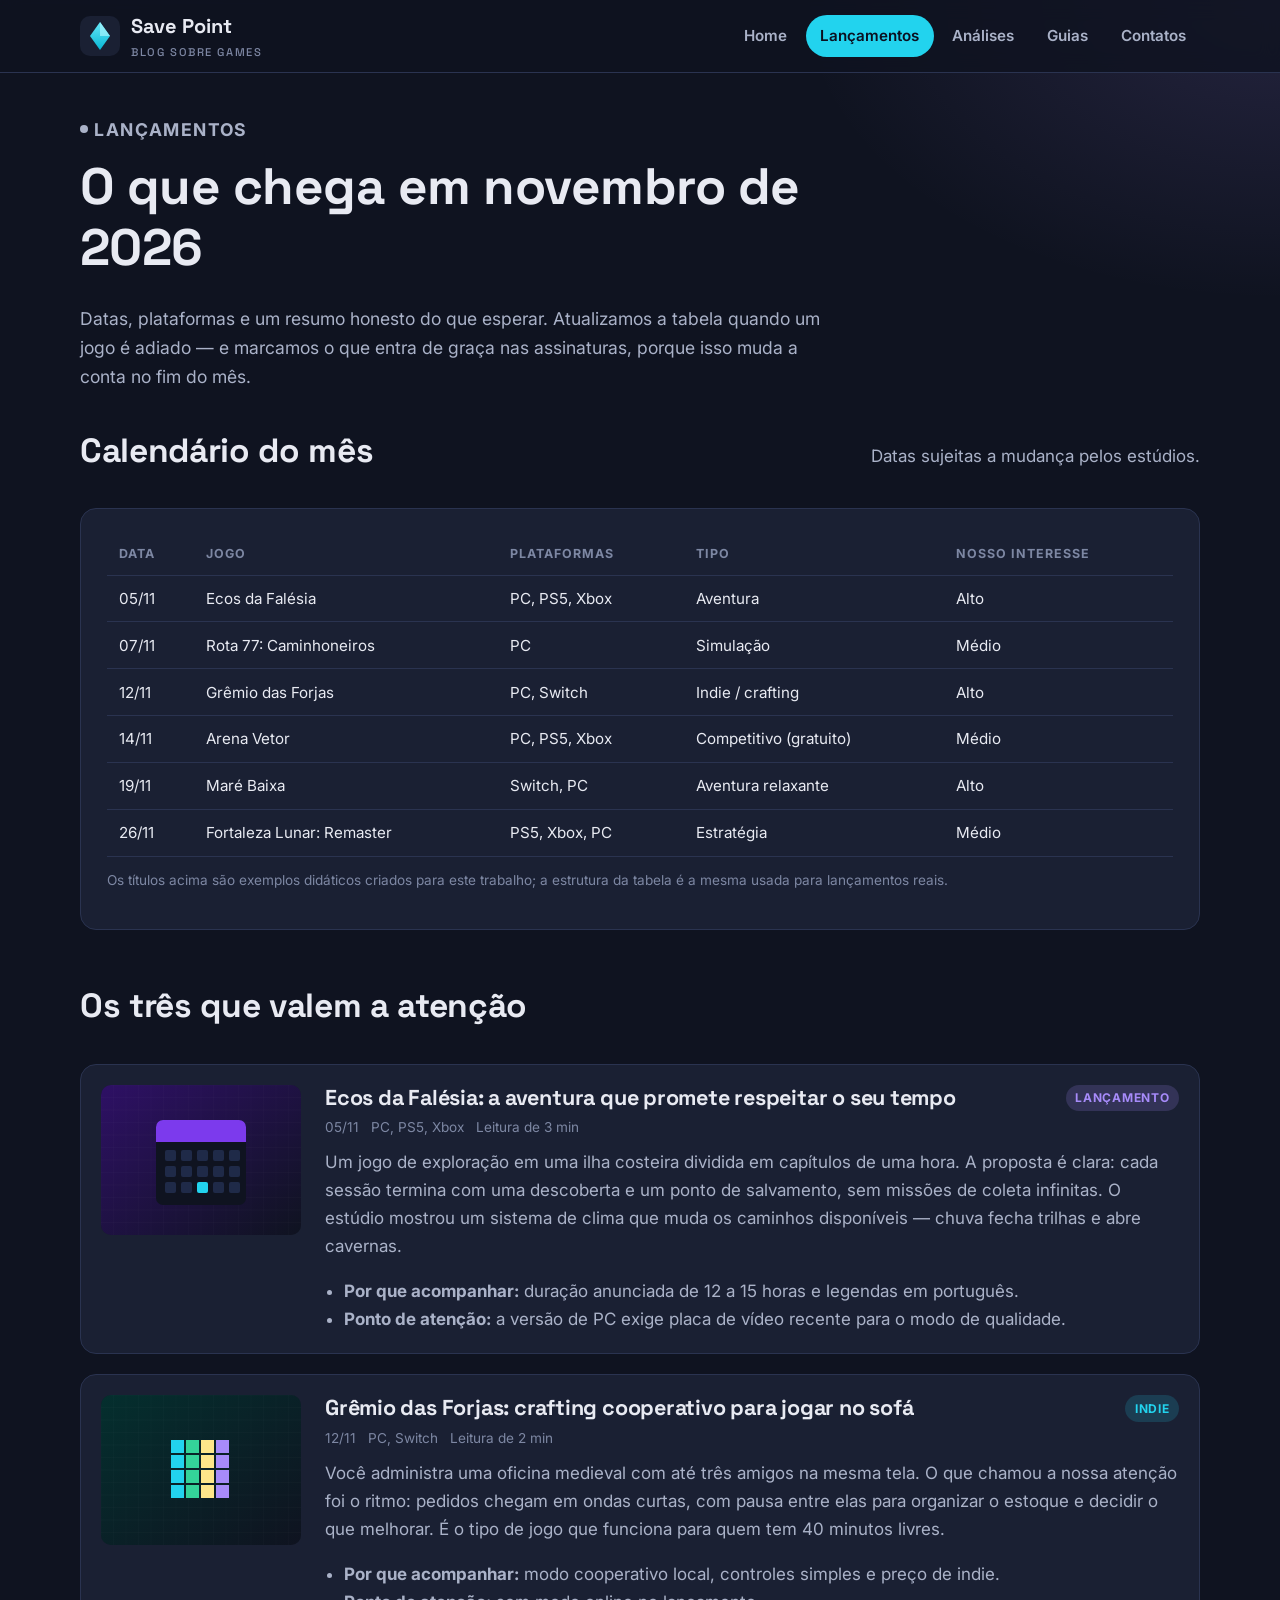
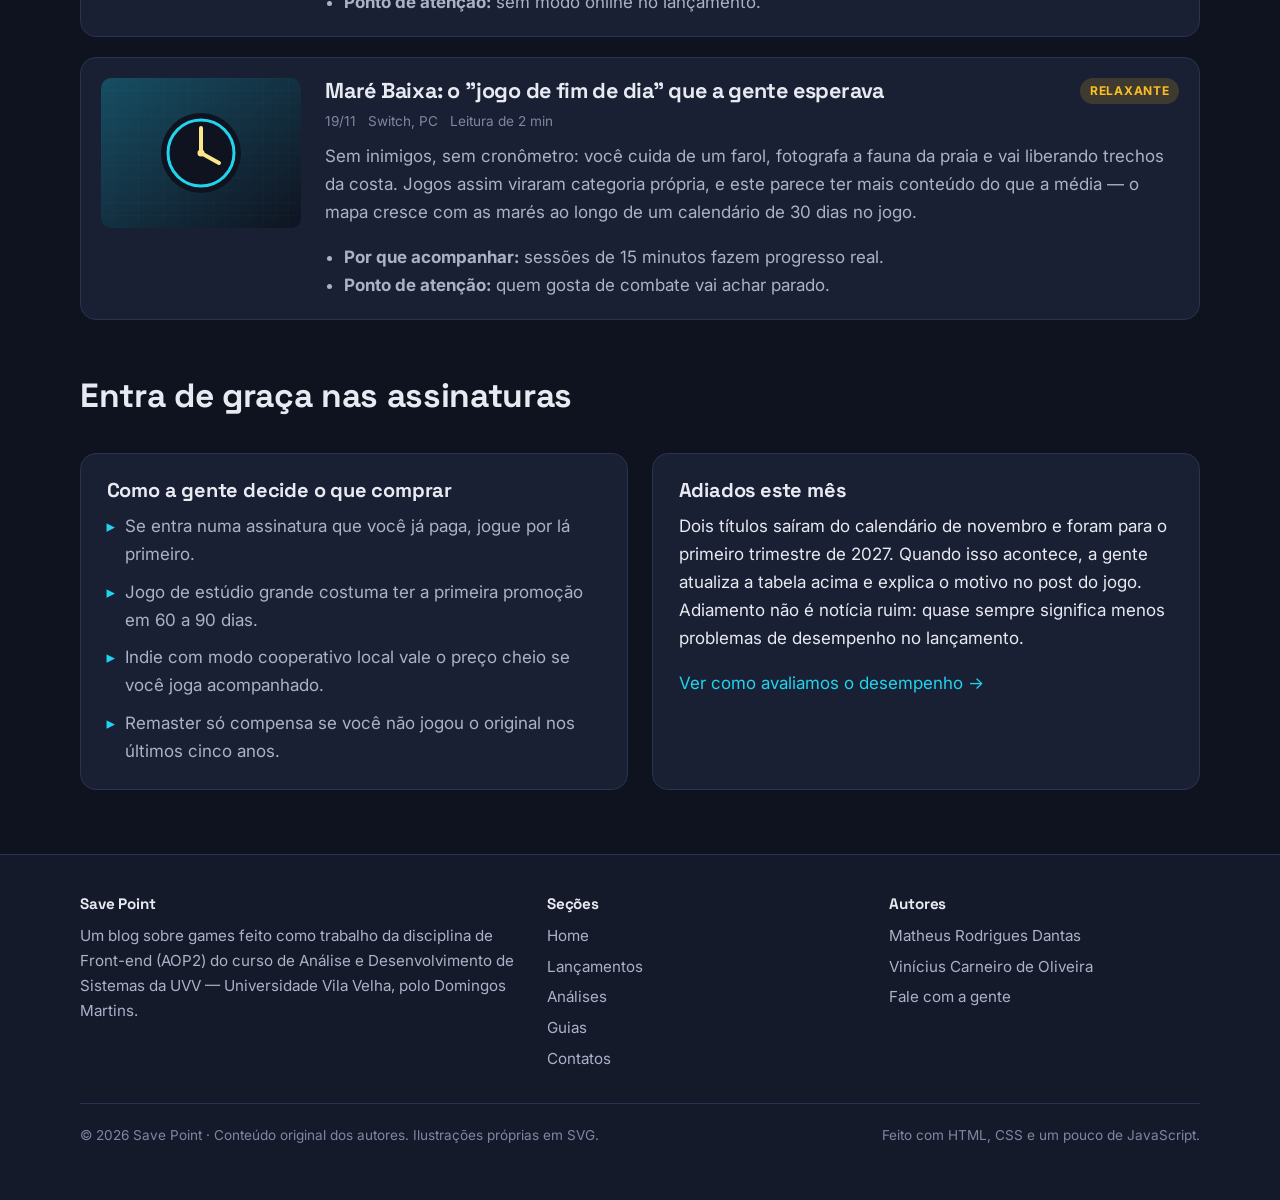
<file: lancamentos.html>
<!DOCTYPE html>
<!-- Feito por Teteu 🤓 e Vinícius — AOP2 Front-end · UVV · Análise e Desenvolvimento de Sistemas -->
<html lang="pt-BR">
<head>
  <meta charset="UTF-8">
  <meta name="viewport" content="width=device-width, initial-scale=1.0">
  <meta name="description" content="Calendário de lançamentos de games do mês, com datas, plataformas e o que entra de graça nas assinaturas.">
  <meta name="author" content="Matheus Rodrigues Dantas e Vinícius Carneiro de Oliveira">
  <title>Lançamentos · Save Point</title>
  <link rel="icon" href="img/favicon.svg" type="image/svg+xml">
  <link rel="preconnect" href="https://fonts.googleapis.com">
  <link rel="preconnect" href="https://fonts.gstatic.com" crossorigin>
  <link href="https://fonts.googleapis.com/css2?family=Inter:wght@400;600;700&family=Space+Grotesk:wght@500;700&display=swap" rel="stylesheet">
  <link rel="stylesheet" href="css/style.css">
</head>
<body>
  <header class="site-header">
    <div class="container">
      <a class="marca" href="index.html">
        <svg viewBox="0 0 40 40" aria-hidden="true" focusable="false"><defs><linearGradient id="lg" x1="0" y1="0" x2="0" y2="1"><stop offset="0" stop-color="#67e8f9"/><stop offset="1" stop-color="#06b6d4"/></linearGradient></defs><rect width="40" height="40" rx="10" fill="#1a2033"/><polygon points="20,6 30,20 20,34 10,20" fill="url(#lg)"/><polygon points="20,6 30,20 20,20" fill="#a5f3fc" opacity=".7"/></svg>
        <span>Save Point<small>blog sobre games</small></span>
      </a>
      <button class="menu-botao" type="button" aria-expanded="false" aria-controls="menu">☰ Menu</button>
      <nav class="nav-principal" id="menu" aria-label="Navegação principal">
        <ul>
          <li><a href="index.html">Home</a></li>
          <li><a href="lancamentos.html" aria-current="page">Lançamentos</a></li>
          <li><a href="analises.html">Análises</a></li>
          <li><a href="guias.html">Guias</a></li>
          <li><a href="contatos.html">Contatos</a></li>
        </ul>
      </nav>
    </div>
  </header>

  <main class="container">

    <div class="pagina-topo">
      <p class="selo">Lançamentos</p>
      <h1>O que chega em novembro de 2026</h1>
      <p>Datas, plataformas e um resumo honesto do que esperar. Atualizamos a tabela quando um jogo é adiado — e marcamos o que entra de graça nas assinaturas, porque isso muda a conta no fim do mês.</p>
    </div>

    <section id="calendario" aria-labelledby="titulo-calendario">
      <div class="secao-cabecalho">
        <h2 id="titulo-calendario">Calendário do mês</h2>
        <p>Datas sujeitas a mudança pelos estúdios.</p>
      </div>
      <div class="caixa">
        <table>
          <thead>
            <tr><th>Data</th><th>Jogo</th><th>Plataformas</th><th>Tipo</th><th>Nosso interesse</th></tr>
          </thead>
          <tbody>
            <tr><td>05/11</td><td>Ecos da Falésia</td><td>PC, PS5, Xbox</td><td>Aventura</td><td>Alto</td></tr>
            <tr><td>07/11</td><td>Rota 77: Caminhoneiros</td><td>PC</td><td>Simulação</td><td>Médio</td></tr>
            <tr><td>12/11</td><td>Grêmio das Forjas</td><td>PC, Switch</td><td>Indie / crafting</td><td>Alto</td></tr>
            <tr><td>14/11</td><td>Arena Vetor</td><td>PC, PS5, Xbox</td><td>Competitivo (gratuito)</td><td>Médio</td></tr>
            <tr><td>19/11</td><td>Maré Baixa</td><td>Switch, PC</td><td>Aventura relaxante</td><td>Alto</td></tr>
            <tr><td>26/11</td><td>Fortaleza Lunar: Remaster</td><td>PS5, Xbox, PC</td><td>Estratégia</td><td>Médio</td></tr>
          </tbody>
        </table>
        <p class="ajuda" style="margin-top:.8rem">Os títulos acima são exemplos didáticos criados para este trabalho; a estrutura da tabela é a mesma usada para lançamentos reais.</p>
      </div>
    </section>

    <section aria-labelledby="titulo-destaques-mes">
      <div class="secao-cabecalho">
        <h2 id="titulo-destaques-mes">Os três que valem a atenção</h2>
      </div>
      <div class="posts">
        <article class="post">
          <div class="miniatura"><img src="img/mini-calendario.svg" alt="Calendário com uma data marcada" width="400" height="300"></div>
          <div>
            <div class="post-cabecalho">
              <div>
                <h3>Ecos da Falésia: a aventura que promete respeitar o seu tempo</h3>
                <p class="meta"><span>05/11</span><span>PC, PS5, Xbox</span><span>Leitura de 3 min</span></p>
              </div>
              <span class="etiqueta">Lançamento</span>
            </div>
            <p>Um jogo de exploração em uma ilha costeira dividida em capítulos de uma hora. A proposta é clara: cada sessão termina com uma descoberta e um ponto de salvamento, sem missões de coleta infinitas. O estúdio mostrou um sistema de clima que muda os caminhos disponíveis — chuva fecha trilhas e abre cavernas.</p>
            <ul>
              <li><strong>Por que acompanhar:</strong> duração anunciada de 12 a 15 horas e legendas em português.</li>
              <li><strong>Ponto de atenção:</strong> a versão de PC exige placa de vídeo recente para o modo de qualidade.</li>
            </ul>
          </div>
        </article>
        <article class="post">
          <div class="miniatura"><img src="img/mini-indie.svg" alt="Cubo pixelado colorido" width="400" height="300"></div>
          <div>
            <div class="post-cabecalho">
              <div>
                <h3>Grêmio das Forjas: crafting cooperativo para jogar no sofá</h3>
                <p class="meta"><span>12/11</span><span>PC, Switch</span><span>Leitura de 2 min</span></p>
              </div>
              <span class="etiqueta ciano">Indie</span>
            </div>
            <p>Você administra uma oficina medieval com até três amigos na mesma tela. O que chamou a nossa atenção foi o ritmo: pedidos chegam em ondas curtas, com pausa entre elas para organizar o estoque e decidir o que melhorar. É o tipo de jogo que funciona para quem tem 40 minutos livres.</p>
            <ul>
              <li><strong>Por que acompanhar:</strong> modo cooperativo local, controles simples e preço de indie.</li>
              <li><strong>Ponto de atenção:</strong> sem modo online no lançamento.</li>
            </ul>
          </div>
        </article>
        <article class="post">
          <div class="miniatura"><img src="img/mini-relogio.svg" alt="Relógio mostrando tempo de jogo" width="400" height="300"></div>
          <div>
            <div class="post-cabecalho">
              <div>
                <h3>Maré Baixa: o "jogo de fim de dia" que a gente esperava</h3>
                <p class="meta"><span>19/11</span><span>Switch, PC</span><span>Leitura de 2 min</span></p>
              </div>
              <span class="etiqueta ambar">Relaxante</span>
            </div>
            <p>Sem inimigos, sem cronômetro: você cuida de um farol, fotografa a fauna da praia e vai liberando trechos da costa. Jogos assim viraram categoria própria, e este parece ter mais conteúdo do que a média — o mapa cresce com as marés ao longo de um calendário de 30 dias no jogo.</p>
            <ul>
              <li><strong>Por que acompanhar:</strong> sessões de 15 minutos fazem progresso real.</li>
              <li><strong>Ponto de atenção:</strong> quem gosta de combate vai achar parado.</li>
            </ul>
          </div>
        </article>
      </div>
    </section>

    <section aria-labelledby="titulo-assinaturas">
      <div class="secao-cabecalho">
        <h2 id="titulo-assinaturas">Entra de graça nas assinaturas</h2>
      </div>
      <div class="grade-2">
        <div class="caixa">
          <h3>Como a gente decide o que comprar</h3>
          <ul class="lista-limpa">
            <li>Se entra numa assinatura que você já paga, jogue por lá primeiro.</li>
            <li>Jogo de estúdio grande costuma ter a primeira promoção em 60 a 90 dias.</li>
            <li>Indie com modo cooperativo local vale o preço cheio se você joga acompanhado.</li>
            <li>Remaster só compensa se você não jogou o original nos últimos cinco anos.</li>
          </ul>
        </div>
        <div class="caixa">
          <h3>Adiados este mês</h3>
          <p>Dois títulos saíram do calendário de novembro e foram para o primeiro trimestre de 2027. Quando isso acontece, a gente atualiza a tabela acima e explica o motivo no post do jogo. Adiamento não é notícia ruim: quase sempre significa menos problemas de desempenho no lançamento.</p>
          <p><a href="analises.html">Ver como avaliamos o desempenho →</a></p>
        </div>
      </div>
    </section>

  </main>

  <footer class="site-footer">
    <div class="container">
      <div>
        <h4>Save Point</h4>
        <p>Um blog sobre games feito como trabalho da disciplina de Front-end (AOP2) do curso de Análise e Desenvolvimento de Sistemas da UVV — Universidade Vila Velha, polo Domingos Martins.</p>
      </div>
      <div>
        <h4>Seções</h4>
        <ul>
          <li><a href="index.html">Home</a></li>
          <li><a href="lancamentos.html">Lançamentos</a></li>
          <li><a href="analises.html">Análises</a></li>
          <li><a href="guias.html">Guias</a></li>
          <li><a href="contatos.html">Contatos</a></li>
        </ul>
      </div>
      <div>
        <h4>Autores</h4>
        <ul>
          <li>Matheus Rodrigues Dantas</li>
          <li>Vinícius Carneiro de Oliveira</li>
          <li><a href="contatos.html">Fale com a gente</a></li>
        </ul>
      </div>
      <p class="legal"><span>© 2026 Save Point · Conteúdo original dos autores. Ilustrações próprias em SVG.</span><span>Feito com HTML, CSS e um pouco de JavaScript.</span></p>
    </div>
  </footer>

  <script src="js/main.js"></script>
</body>
</html>
</file>
<file: css/style.css>
/* ============================================================
   Save Point — blog sobre games · AOP2 Front-end (UVV, ADS)
   Feito por Teteu 🤓 e Vinícius
   ============================================================ */

:root {
  --fundo: #0f1320;
  --fundo-2: #151a2b;
  --cartao: #1a2033;
  --borda: #2a3350;
  --texto: #e8eaf2;
  --texto-2: #aab2c8;
  --mudo: #7d87a3;
  --acento: #22d3ee;        /* ciano */
  --acento-2: #a78bfa;      /* roxo */
  --acento-3: #fbbf24;      /* âmbar (notas, destaques) */
  --sucesso: #34d399;
  --raio: 16px;
  --raio-p: 10px;
  --largura: 1120px;
  --fonte-titulo: "Space Grotesk", "Inter", system-ui, sans-serif;
  --fonte-texto: "Inter", system-ui, -apple-system, "Segoe UI", Roboto, sans-serif;
  --sombra: 0 10px 30px rgba(0, 0, 0, .35);
}

* { box-sizing: border-box; }
html { scroll-behavior: smooth; }
body {
  margin: 0;
  font-family: var(--fonte-texto);
  font-size: 17px;
  line-height: 1.65;
  color: var(--texto);
  background:
    radial-gradient(900px 500px at 10% -10%, rgba(34, 211, 238, .14), transparent 60%),
    radial-gradient(800px 500px at 100% 0%, rgba(167, 139, 250, .14), transparent 60%),
    var(--fundo);
  min-height: 100vh;
  display: flex;
  flex-direction: column;
}
img, svg { max-width: 100%; display: block; }
a { color: var(--acento); text-decoration: none; }
a:hover { text-decoration: underline; text-underline-offset: 3px; }
h1, h2, h3, h4 { font-family: var(--fonte-titulo); line-height: 1.2; margin: 0 0 .5em; letter-spacing: -.01em; }
h1 { font-size: clamp(2rem, 4.5vw, 3.2rem); }
h2 { font-size: clamp(1.5rem, 3vw, 2.1rem); }
h3 { font-size: 1.25rem; }
p { margin: 0 0 1em; }
.container { width: min(var(--largura), 100% - 2rem); margin-inline: auto; }
.mudo { color: var(--mudo); }
.sr-only { position: absolute; width: 1px; height: 1px; overflow: hidden; clip: rect(0 0 0 0); white-space: nowrap; }

/* ---------------------------------------------------------- header + nav */
.site-header {
  position: sticky; top: 0; z-index: 10;
  backdrop-filter: blur(10px);
  background: rgba(15, 19, 32, .82);
  border-bottom: 1px solid var(--borda);
}
.site-header .container { display: flex; align-items: center; justify-content: space-between; gap: 1rem; min-height: 72px; }
.marca { display: flex; align-items: center; gap: .7rem; color: var(--texto); font-family: var(--fonte-titulo); font-weight: 700; font-size: 1.25rem; }
.marca:hover { text-decoration: none; }
.marca svg { width: 40px; height: 40px; }
.marca span small { display: block; font-size: .7rem; font-weight: 500; color: var(--mudo); letter-spacing: .14em; text-transform: uppercase; }
.menu-botao { display: none; background: none; border: 1px solid var(--borda); color: var(--texto); border-radius: 10px; padding: .5rem .7rem; font: inherit; cursor: pointer; }
.nav-principal ul { list-style: none; margin: 0; padding: 0; display: flex; gap: .25rem; }
.nav-principal a {
  display: block; padding: .55rem .9rem; border-radius: 999px; color: var(--texto-2); font-weight: 600; font-size: .95rem;
}
.nav-principal a:hover { color: var(--texto); background: rgba(255, 255, 255, .06); text-decoration: none; }
.nav-principal a[aria-current="page"] { color: #0b1020; background: var(--acento); }

/* ---------------------------------------------------------- main */
main { flex: 1; padding-block: 2.5rem 4rem; }
.hero { display: grid; grid-template-columns: 1.15fr 1fr; gap: 2.5rem; align-items: center; padding-block: 1rem 3rem; }
.hero .chamada { font-size: 1.2rem; color: var(--texto-2); max-width: 36rem; }
.hero .acoes { display: flex; gap: .75rem; flex-wrap: wrap; margin-top: 1.5rem; }
.botao {
  display: inline-flex; align-items: center; gap: .5rem; padding: .8rem 1.25rem; border-radius: 999px; font-weight: 700;
  background: var(--acento); color: #0b1020; border: 1px solid transparent; transition: transform .15s ease, box-shadow .15s ease;
}
.botao:hover { text-decoration: none; transform: translateY(-2px); box-shadow: 0 8px 24px rgba(34, 211, 238, .25); }
.botao.secundario { background: transparent; color: var(--texto); border-color: var(--borda); }
.botao.secundario:hover { box-shadow: none; border-color: var(--texto-2); }
.selo { display: inline-flex; align-items: center; gap: .4rem; font-size: .8rem; font-weight: 700; letter-spacing: .08em; text-transform: uppercase; color: var(--acento-2); margin-bottom: .75rem; }
.selo::before { content: ""; width: 8px; height: 8px; border-radius: 50%; background: currentColor; }

.pagina-topo { max-width: 48rem; margin-bottom: 2.5rem; }
.pagina-topo p { color: var(--texto-2); font-size: 1.1rem; }

section + section { margin-top: 3.5rem; }
.secao-cabecalho { display: flex; justify-content: space-between; align-items: baseline; gap: 1rem; margin-bottom: 1.25rem; }
.secao-cabecalho p { color: var(--texto-2); margin: 0; }

/* ---------------------------------------------------------- cards de destaque (Home) */
.destaques { display: grid; grid-template-columns: repeat(3, 1fr); gap: 1.5rem; }
.cartao {
  background: var(--cartao); border: 1px solid var(--borda); border-radius: var(--raio); overflow: hidden;
  display: flex; flex-direction: column; box-shadow: var(--sombra);
}
.cartao .capa { display: block; aspect-ratio: 16 / 10; background: var(--fundo-2); overflow: hidden; }
.cartao .capa img { width: 100%; height: 100%; object-fit: cover; transition: transform .35s ease; }
.cartao .capa:hover img { transform: scale(1.04); }
.cartao .corpo { padding: 1.25rem 1.4rem 1.5rem; display: flex; flex-direction: column; gap: .5rem; flex: 1; }
.cartao h3 { margin: 0; }
.cartao p { margin: 0; color: var(--texto-2); font-size: .98rem; }
.cartao .link-cartao { margin-top: auto; font-weight: 700; padding-top: .75rem; }
.etiqueta { display: inline-block; font-size: .75rem; font-weight: 700; letter-spacing: .06em; text-transform: uppercase; padding: .2rem .6rem; border-radius: 999px; background: rgba(167, 139, 250, .18); color: var(--acento-2); }
.etiqueta.ciano { background: rgba(34, 211, 238, .16); color: var(--acento); }
.etiqueta.ambar { background: rgba(251, 191, 36, .16); color: var(--acento-3); }

/* ---------------------------------------------------------- posts (lista) */
.posts { display: grid; gap: 1.25rem; }
.post {
  display: grid; grid-template-columns: 200px 1fr; gap: 1.5rem; background: var(--cartao); border: 1px solid var(--borda);
  border-radius: var(--raio); padding: 1.25rem; align-items: start;
}
.post .miniatura { border-radius: var(--raio-p); overflow: hidden; aspect-ratio: 4 / 3; background: var(--fundo-2); }
.post .miniatura img { width: 100%; height: 100%; object-fit: cover; }
.post h3 { font-size: 1.35rem; margin-bottom: .35rem; }
.post .meta { font-size: .85rem; color: var(--mudo); margin-bottom: .6rem; display: flex; gap: .75rem; flex-wrap: wrap; }
.post p { color: var(--texto-2); }
.post ul { color: var(--texto-2); margin: .5rem 0 0; padding-left: 1.2rem; }
.nota { display: inline-grid; place-items: center; width: 56px; height: 56px; border-radius: 14px; background: rgba(251, 191, 36, .16); color: var(--acento-3); font-family: var(--fonte-titulo); font-weight: 700; font-size: 1.35rem; }
.nota small { font-size: .65rem; font-weight: 600; letter-spacing: .06em; }
.post-cabecalho { display: flex; justify-content: space-between; gap: 1rem; align-items: flex-start; }

.grade-2 { display: grid; grid-template-columns: 1fr 1fr; gap: 1.5rem; }
.caixa { background: var(--cartao); border: 1px solid var(--borda); border-radius: var(--raio); padding: 1.5rem 1.6rem; }
.caixa h3 { margin-top: 0; }
.lista-limpa { list-style: none; margin: 0; padding: 0; display: grid; gap: .6rem; }
.lista-limpa li { display: flex; gap: .6rem; align-items: baseline; color: var(--texto-2); }
.lista-limpa li::before { content: "▸"; color: var(--acento); font-weight: 700; }
.passos { counter-reset: passo; list-style: none; padding: 0; margin: 0; display: grid; gap: 1rem; }
.passos li { counter-increment: passo; display: grid; grid-template-columns: 40px 1fr; gap: 1rem; align-items: start; }
.passos li::before { content: counter(passo); display: grid; place-items: center; width: 40px; height: 40px; border-radius: 50%; background: var(--acento-2); color: #0b1020; font-weight: 800; font-family: var(--fonte-titulo); }
.passos h4 { margin: 0 0 .25rem; font-size: 1.05rem; }
.passos p { margin: 0; color: var(--texto-2); }

table { width: 100%; border-collapse: collapse; font-size: .95rem; }
th, td { text-align: left; padding: .65rem .75rem; border-bottom: 1px solid var(--borda); }
th { color: var(--mudo); font-size: .78rem; text-transform: uppercase; letter-spacing: .08em; }
td.num, th.num { text-align: right; font-variant-numeric: tabular-nums; }

/* ---------------------------------------------------------- formulário (Contatos) */
form .campo { display: grid; gap: .35rem; margin-bottom: 1rem; }
label { font-weight: 600; font-size: .95rem; }
input, select, textarea {
  width: 100%; font: inherit; color: var(--texto); background: var(--fundo-2); border: 1px solid var(--borda); border-radius: var(--raio-p); padding: .75rem .9rem;
}
input:focus, select:focus, textarea:focus { outline: 2px solid var(--acento); outline-offset: 1px; border-color: var(--acento); }
textarea { min-height: 150px; resize: vertical; }
.ajuda { font-size: .85rem; color: var(--mudo); }
.mensagem-form { margin-top: 1rem; padding: .9rem 1rem; border-radius: var(--raio-p); background: rgba(52, 211, 153, .14); color: var(--sucesso); display: none; }
.mensagem-form.visivel { display: block; }
.contato-info dl { margin: 0; display: grid; grid-template-columns: auto 1fr; gap: .5rem 1rem; }
.contato-info dt { color: var(--mudo); font-size: .85rem; text-transform: uppercase; letter-spacing: .08em; padding-top: .2rem; }
.contato-info dd { margin: 0; }
details { border: 1px solid var(--borda); border-radius: var(--raio-p); padding: .75rem 1rem; background: var(--fundo-2); }
details + details { margin-top: .6rem; }
summary { cursor: pointer; font-weight: 700; }
details p { margin: .6rem 0 0; color: var(--texto-2); }

/* ---------------------------------------------------------- footer */
.site-footer { border-top: 1px solid var(--borda); background: var(--fundo-2); padding-block: 2.5rem; color: var(--texto-2); font-size: .95rem; }
.site-footer .container { display: grid; grid-template-columns: 1.4fr 1fr 1fr; gap: 2rem; }
.site-footer h4 { color: var(--texto); margin-bottom: .6rem; }
.site-footer ul { list-style: none; margin: 0; padding: 0; display: grid; gap: .35rem; }
.site-footer a { color: var(--texto-2); }
.site-footer a:hover { color: var(--acento); }
.site-footer .legal { grid-column: 1 / -1; border-top: 1px solid var(--borda); padding-top: 1.25rem; font-size: .85rem; color: var(--mudo); display: flex; justify-content: space-between; gap: 1rem; flex-wrap: wrap; }

/* ---------------------------------------------------------- responsivo */
@media (max-width: 900px) {
  .hero { grid-template-columns: 1fr; }
  .hero .ilustracao { order: -1; max-width: 420px; }
  .destaques { grid-template-columns: 1fr; }
  .grade-2 { grid-template-columns: 1fr; }
  .site-footer .container { grid-template-columns: 1fr 1fr; }
  .menu-botao { display: inline-flex; align-items: center; gap: .5rem; }
  .nav-principal { position: absolute; left: 0; right: 0; top: 72px; background: rgba(15, 19, 32, .97); border-bottom: 1px solid var(--borda); display: none; }
  .nav-principal.aberto { display: block; }
  .nav-principal ul { flex-direction: column; padding: .75rem 1rem 1rem; gap: .25rem; }
  .nav-principal a { padding: .8rem 1rem; }
}
@media (max-width: 600px) {
  body { font-size: 16px; }
  .post { grid-template-columns: 1fr; }
  .post .miniatura { max-width: 100%; aspect-ratio: 16 / 9; }
  .site-footer .container { grid-template-columns: 1fr; }
  .secao-cabecalho { flex-direction: column; align-items: flex-start; }
}
</file>
